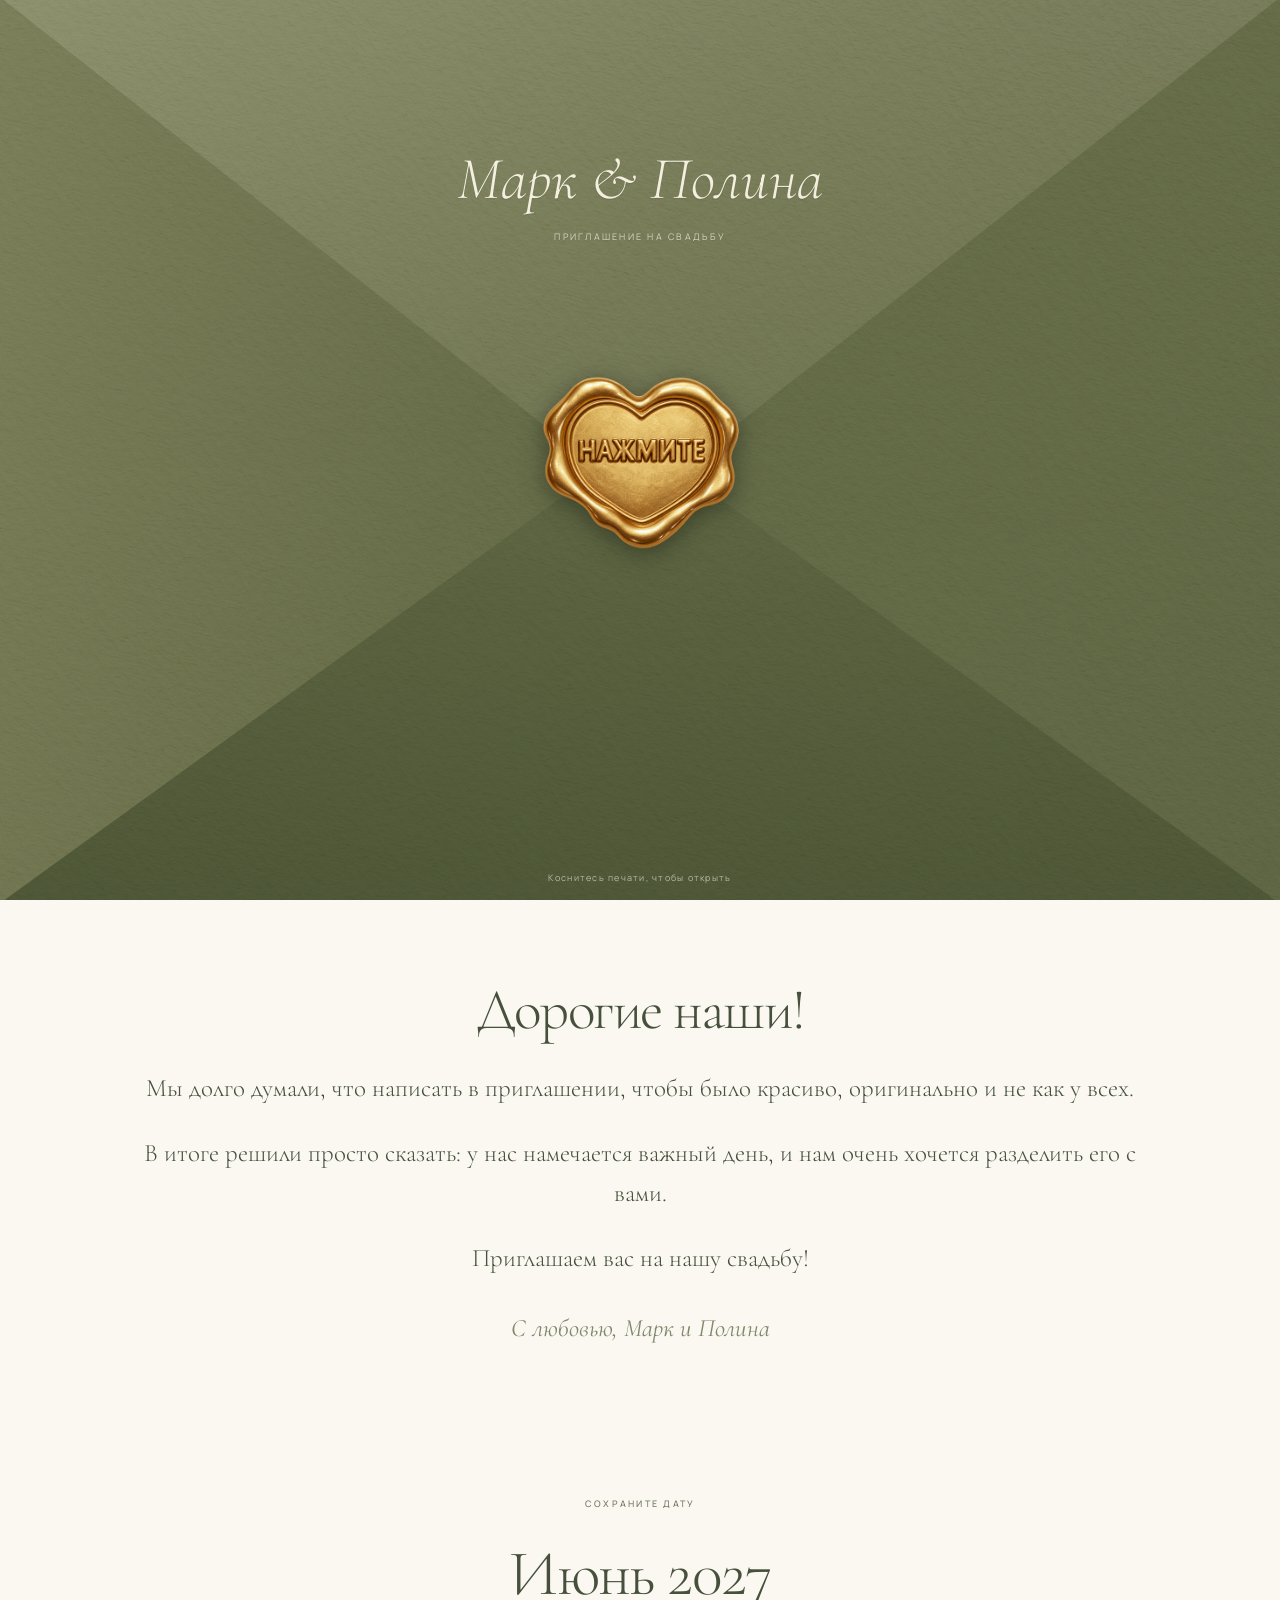
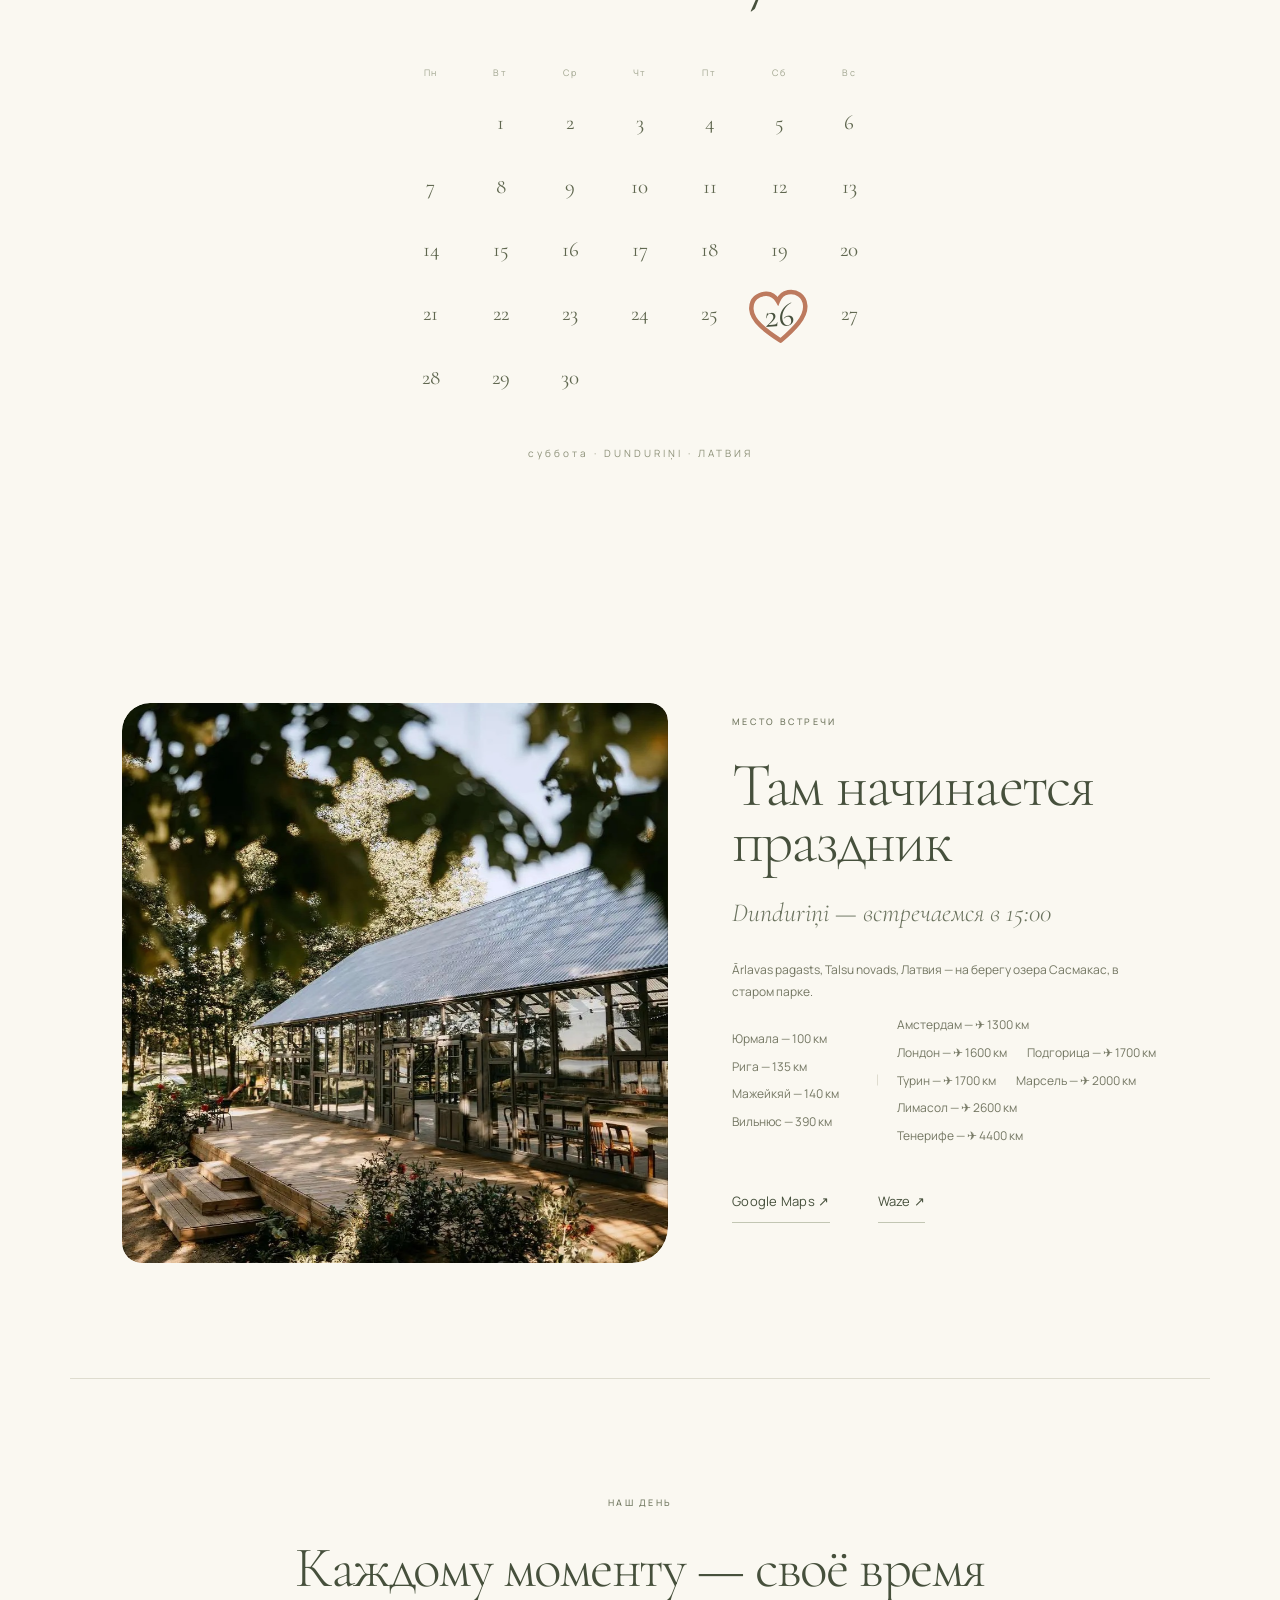
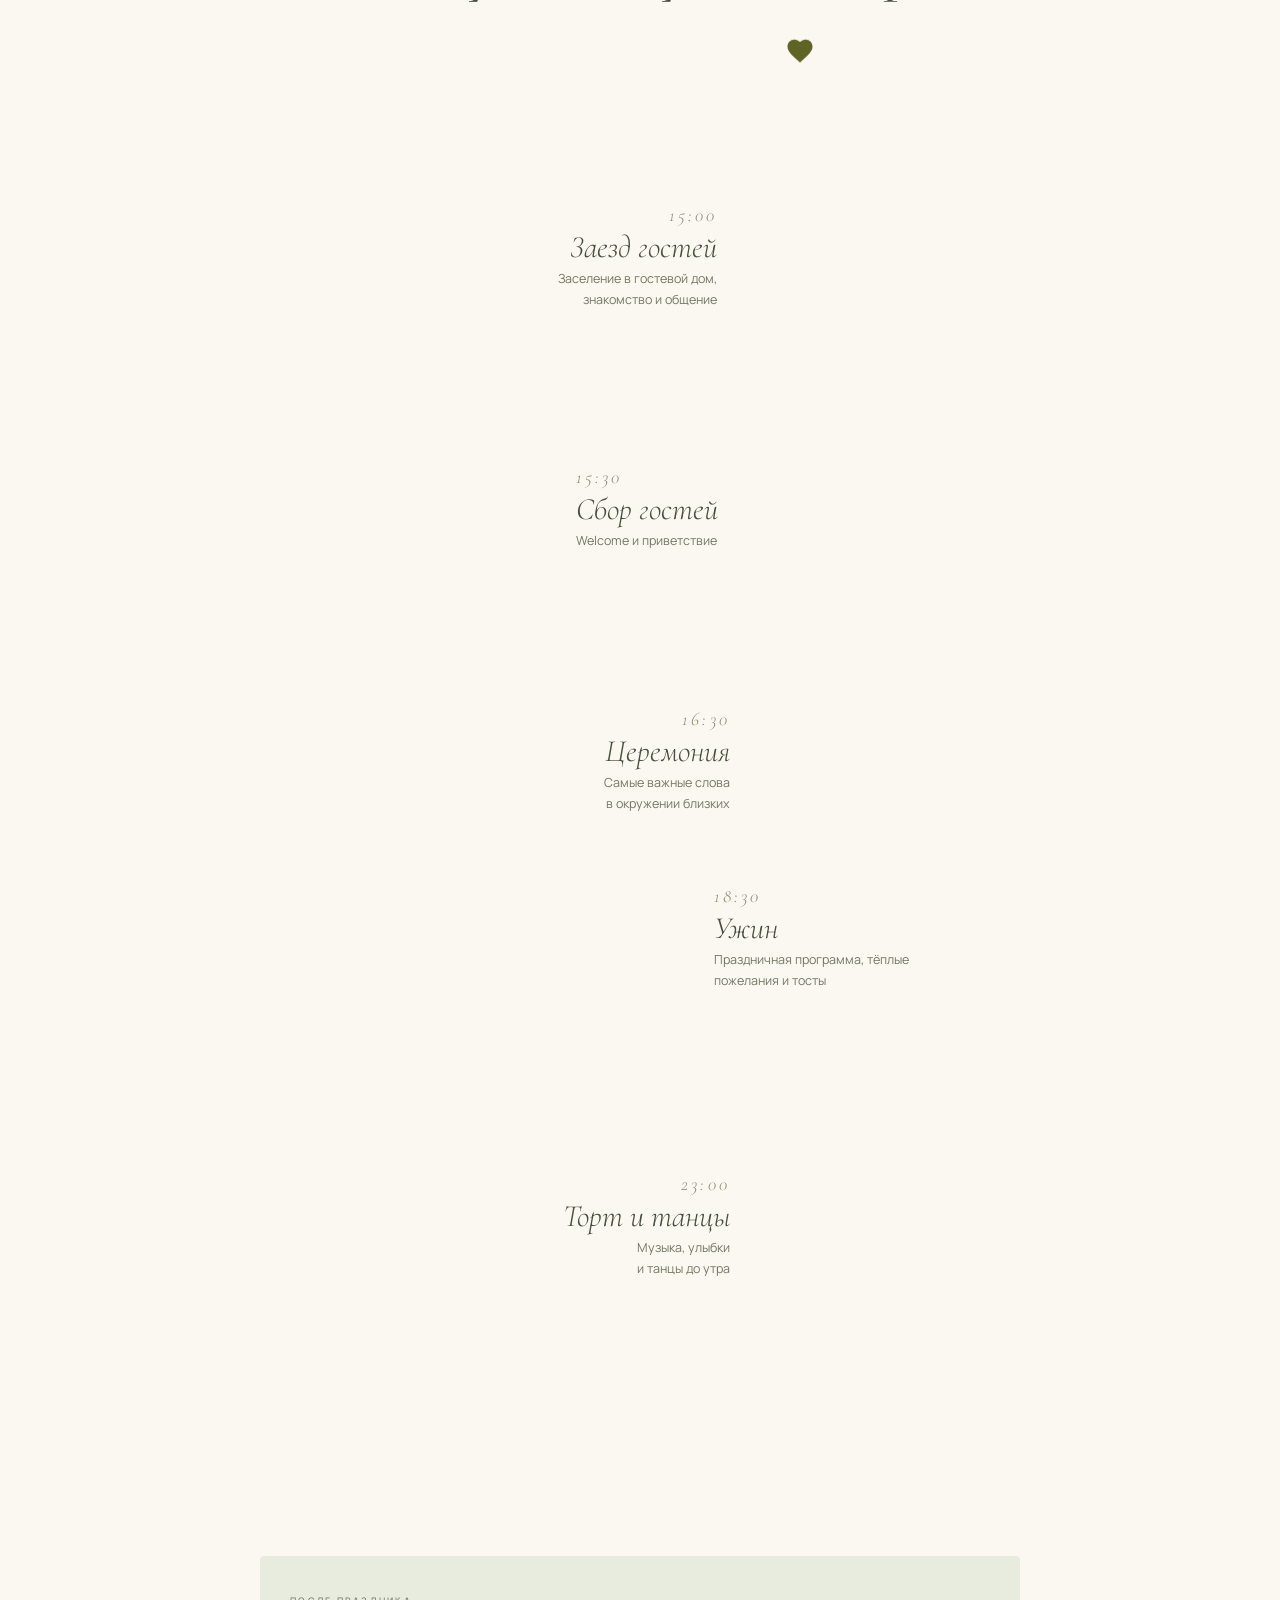
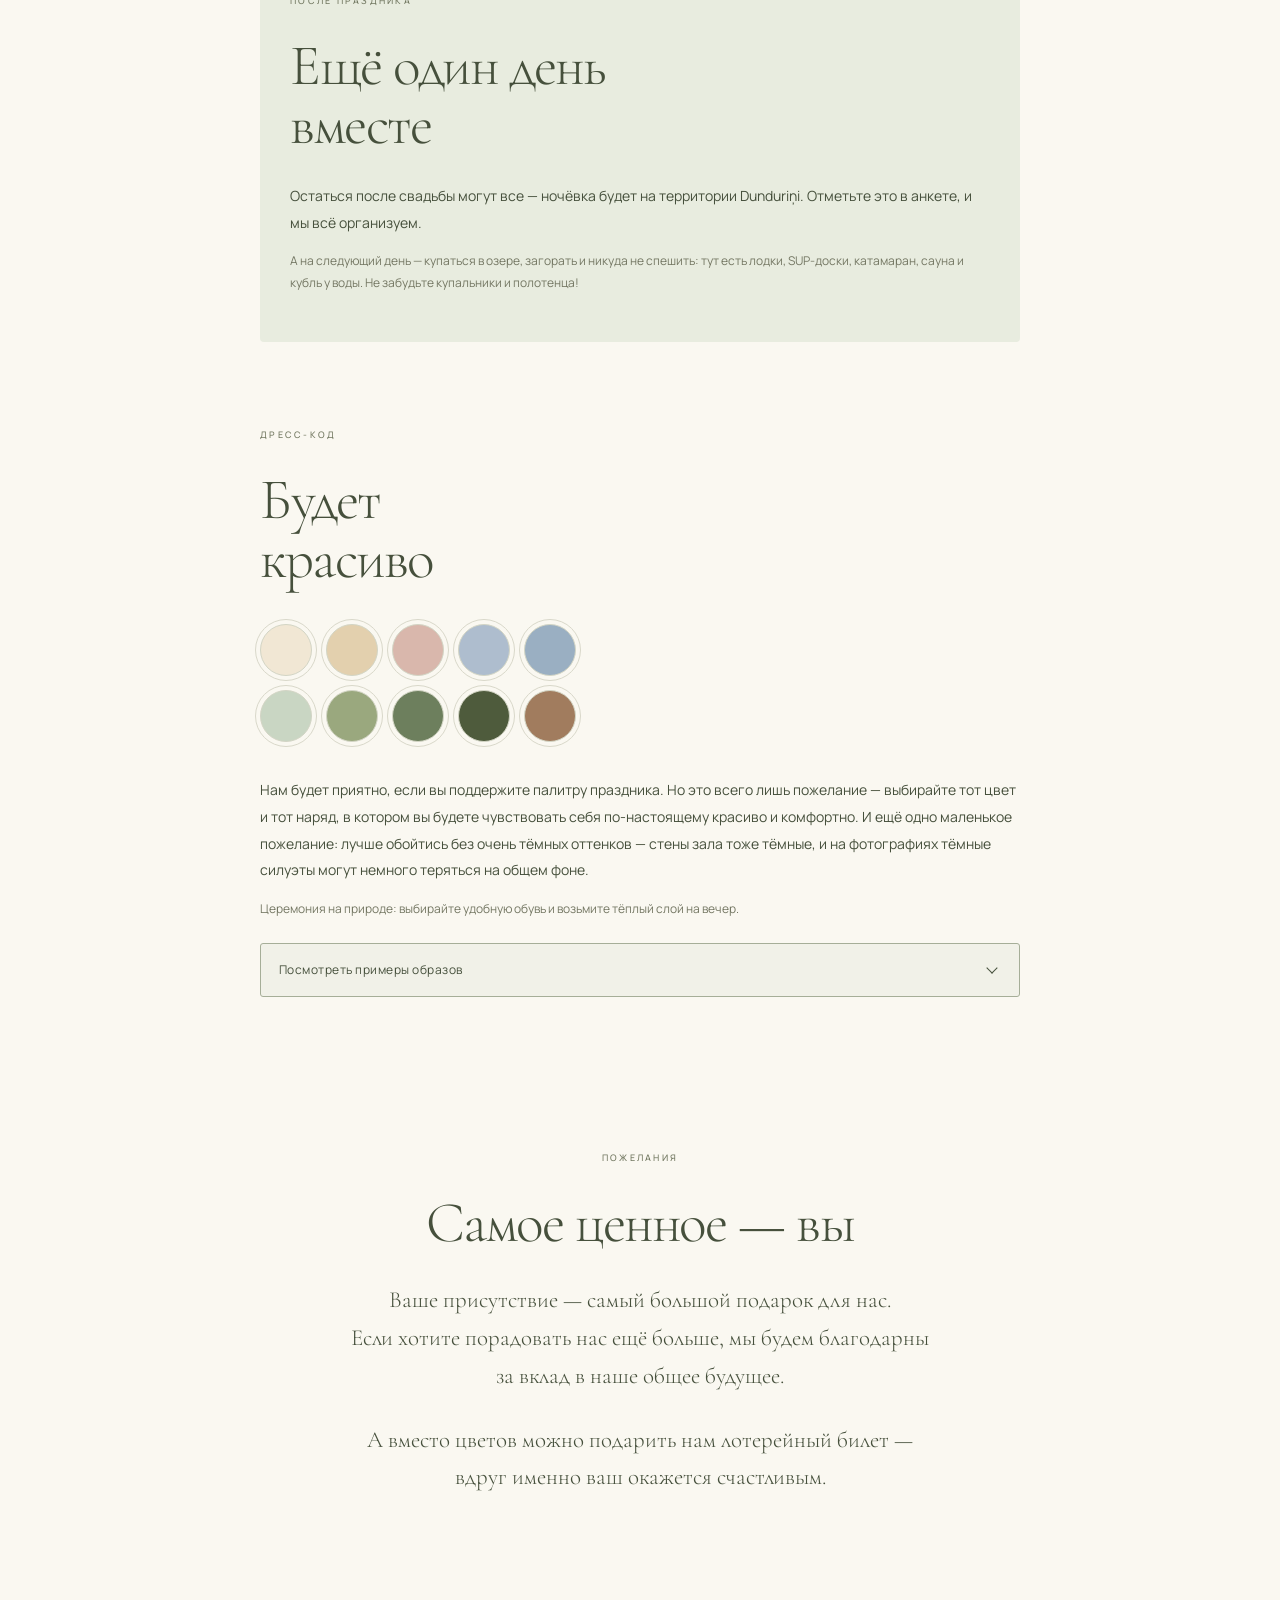
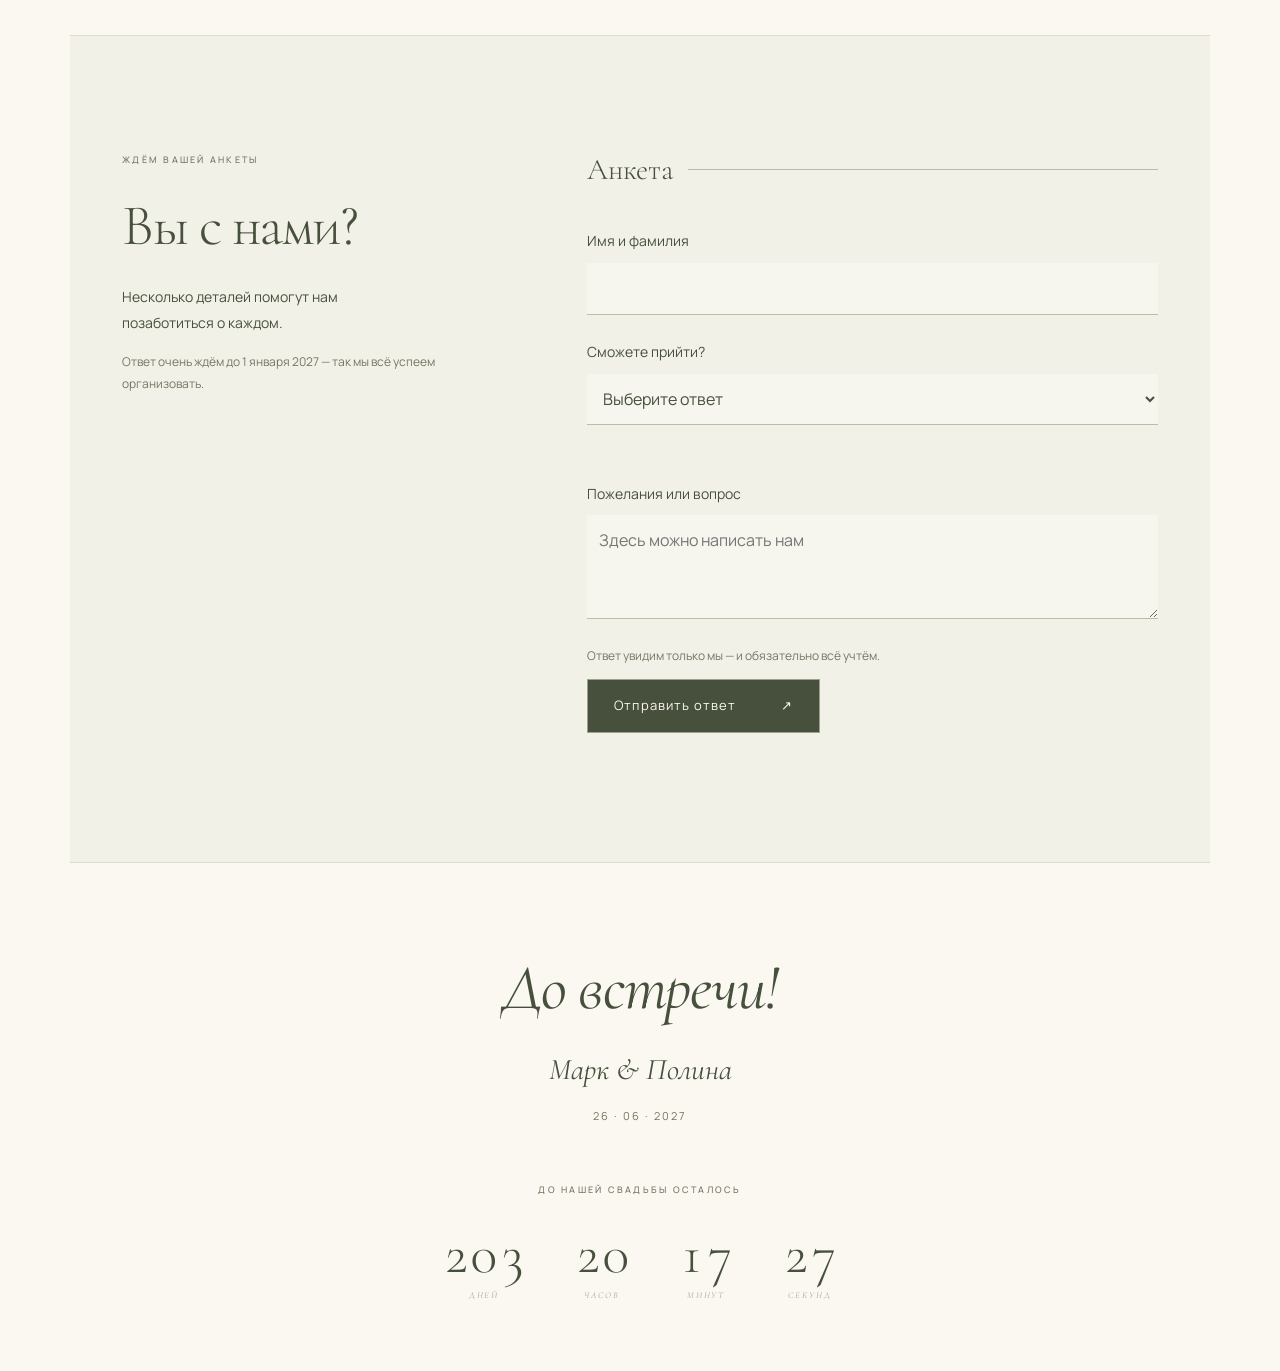
<file: index.html>
<!doctype html>
<html lang="ru"><head><meta charset="utf-8"><meta name="viewport" content="width=device-width,initial-scale=1,viewport-fit=cover"><meta name="theme-color" content="#faf8f1"><meta name="robots" content="noindex,nofollow"><meta name="referrer" content="no-referrer"><title>Марк и Полина · 26 июня 2027</title><link rel="stylesheet" href="styles.css?v=156"><script src="i18n.js?v=156" defer></script><script src="app.js?v=152" defer></script></head>
<body><div class="envelope-screen" id="envelope"><div class="flap flap-left"></div><div class="flap flap-right"></div><div class="flap flap-bottom"><p class="env-hint" data-vy="Коснитесь печати, чтобы открыть" data-tu="Коснись печати, чтобы открыть">Коснитесь печати, чтобы открыть</p></div><div class="flap flap-top"><p class="flap-title"><span>Марк &amp; Полина</span><small>ПРИГЛАШЕНИЕ НА СВАДЬБУ</small></p></div><div class="wax" role="button" tabindex="0" aria-label="Открыть приглашение"><img src="seal.png" alt="" data-seal-ru><img src="seal-en.png" alt="" data-seal-en hidden></div></div><header><a class="monogram" href="#home">М <i>&</i> П</a><nav aria-label="Разделы"><a href="#place">Место</a><a href="#day">Программа</a><a href="#rsvp">Анкета</a><button class="lang-toggle" type="button" aria-label="Switch to English">EN</button></nav></header>
<main><section class="hero editorial-hero paper-hero" id="home"><div class="hero-copy"><p class="eyebrow">ПРИГЛАШАЕМ НА НАШУ СВАДЬБУ</p><h1><span class="name-mark">Марк</span><em>&</em><span class="name-polina">Полина</span></h1><p class="hero-meta"><time datetime="2027-06-26">26 · 06 · 2027</time><span class="hero-location">DUNDURIŅI · ЛАТВИЯ</span></p><a class="hero-details" href="#invitation">Открыть приглашение <span aria-hidden="true">↓</span></a></div><img class="hero-calla" src="hero-calla-reference.png" alt="" aria-hidden="true"><span class="hero-side-note" aria-hidden="true">НАЧАЛО НАШЕЙ ИСТОРИИ</span></section>
<section class="letter" id="invitation"><h2 id="greeting">Дорогие наши!</h2><p>Мы долго думали, что написать в приглашении, чтобы было красиво, оригинально и не как у всех.</p><p data-vy="В итоге решили просто сказать: у нас намечается важный день, и нам очень хочется разделить его с вами." data-tu="В итоге решили просто сказать: у нас намечается важный день, и нам очень хочется разделить его с тобой.">В итоге решили просто сказать: у нас намечается важный день, и нам очень хочется разделить его с вами.</p><p id="invitation-note">Приглашаем вас на нашу свадьбу!</p><div class="signature">С любовью, Марк и Полина</div></section>
<section class="calendar"><p class="eyebrow">СОХРАНИТЕ ДАТУ</p><h2>Июнь 2027</h2><div class="cal-grid" role="grid" aria-label="Календарь на июнь 2027, свадьба 26 июня"><span>Пн</span><span>Вт</span><span>Ср</span><span>Чт</span><span>Пт</span><span>Сб</span><span>Вс</span><i></i><b>1</b><b>2</b><b>3</b><b>4</b><b>5</b><b>6</b><b>7</b><b>8</b><b>9</b><b>10</b><b>11</b><b>12</b><b>13</b><b>14</b><b>15</b><b>16</b><b>17</b><b>18</b><b>19</b><b>20</b><b>21</b><b>22</b><b>23</b><b>24</b><b>25</b><b class="today" aria-label="26"><svg class="cal-heart" viewBox="0 0 40 36" aria-hidden="true"><path d="M20 31 C12 25 5 19 5 12.5 C5 7 9.5 4 14 4.5 C17 4.8 19 7 20 9 C21 7 23 4.8 26 4.5 C30.5 4 35 7 35 12.5 C35 19 28 25 20 31"/><text class="cal-num" x="20.4" y="16.6">26</text></svg></b><b>27</b><b>28</b><b>29</b><b>30</b></div><p class="cal-note">суббота · DUNDURIŅI · ЛАТВИЯ</p></section>
<section id="place" class="place-editorial"><div class="place-grid"><div class="place-media reveal"><div class="place-gallery" aria-label="Фотографии площадки Dunduriņi"><button class="pg-arrow pg-prev" type="button" aria-label="Предыдущее фото">‹</button><div class="pg-viewport"><div class="pg-track"><img src="1.jpg" alt="Стеклянный зал Dunduriņi и деревянная палуба" loading="eager" decoding="async"><img src="4.jpg" alt="Гости на территории Dunduriņi — вид на парк и озеро" loading="eager" decoding="async"><img src="2.jpg" alt="Dunduriņi вечером — тёплая подсветка зала" loading="eager" decoding="async"><img src="3.jpg" alt="Терраса у озера Сасмакас с фонарями" loading="eager" decoding="async"></div></div><button class="pg-arrow pg-next" type="button" aria-label="Следующее фото">›</button><div class="pg-dots" role="tablist" aria-label="Навигация по фото"></div></div></div><div class="place-copy"><p class="eyebrow reveal">МЕСТО ВСТРЕЧИ</p><h2 class="place-title reveal">Там начинается<br> праздник</h2><p class="place-name reveal">Dunduriņi — встречаемся в 15:00</p><p class="small place-meta reveal">Ārlavas pagasts, Talsu novads, Латвия — на берегу озера Сасмакас, в старом парке.</p><p class="small distances reveal" aria-label="Откуда приедут гости: расстояния до Dunduriņi"><span class="dist-group"><span>Юрмала — 100 км</span><span>Рига — 135 км</span><span>Мажейкяй — 140 км</span><span>Вильнюс — 390 км</span></span><span class="dist-group dist-fly"><span>Амстердам — ✈ 1300 км</span><span>Лондон — ✈ 1600 км</span><span>Подгорица — ✈ 1700 км</span><span>Турин — ✈ 1700 км</span><span>Марсель — ✈ 2000 км</span><span>Лимасол — ✈ 2600 км</span><span>Тенерифе — ✈ 4400 км</span></span></p><div class="place-actions reveal"><a class="text-link" href="https://www.google.com/maps/search/?api=1&query=Atp%C5%ABtas%20vieta%20Dunduri%C5%86i" target="_blank" rel="noopener noreferrer">Google Maps ↗</a><a class="text-link" href="https://waze.com/ul?q=Atputas%20vieta%20Dundurini" target="_blank" rel="noopener noreferrer">Waze ↗</a></div></div></div></section>
<section id="day" class="day"><p class="eyebrow">НАШ ДЕНЬ</p><h2>Каждому моменту — своё время</h2><div class="timeline"><svg class="tl-path" viewBox="0 0 400 1600" preserveAspectRatio="none" aria-hidden="true"><path d="M300 -10C355 70 355 130 320 210C267.5 330 90 380 105 510C125 640 290 660 300 800C310 930 135 960 135 1090C135 1220 310 1260 310 1420C310 1510 300 1570 285 1610"/></svg><article class="tl-item"><div class="tl-card"><span class="tl-time">15:00</span><h3>Заезд гостей</h3><p>Заселение в гостевой дом,<br> знакомство и общение</p></div></article><article class="tl-item"><div class="tl-card"><span class="tl-time">15:30</span><h3>Сбор гостей</h3><p>Welcome и приветствие</p></div></article><article class="tl-item"><div class="tl-card"><span class="tl-time">16:30</span><h3>Церемония</h3><p>Самые важные слова<br> в окружении близких</p></div></article><article class="tl-item"><div class="tl-card"><span class="tl-time">18:30</span><h3>Ужин</h3><p>Праздничная программа, тёплые пожелания и тосты</p></div></article><article class="tl-item"><div class="tl-card"><span class="tl-time">23:00</span><h3>Торт и танцы</h3><p>Музыка, улыбки<br> и танцы до утра</p></div></article><span class="tl-heart" aria-hidden="true"><svg viewBox="0 0 24 24"><path d="M12 21.35l-1.45-1.32C5.4 15.36 2 12.28 2 8.5 2 5.42 4.42 3 7.5 3c1.74 0 3.41.81 4.5 2.09C13.09 3.81 14.76 3 16.5 3 19.58 3 22 5.42 22 8.5c0 3.78-3.4 6.86-8.55 11.54L12 21.35z"/></svg></span></div></section>
<section class="next-day-section"><div class="next-day"><p class="eyebrow">ПОСЛЕ ПРАЗДНИКА</p><h2>Ещё один день<br> вместе</h2><p>Остаться после свадьбы могут все — ночёвка будет на территории Dunduriņi. Отметьте это в анкете, и мы всё организуем.</p><p class="small">А на следующий день — купаться в озере, загорать и никуда не спешить: тут есть лодки, SUP-доски, катамаран, сауна и кубль у воды. Не забудьте купальники и полотенца!</p></div></section>
<section class="details"><div><p class="eyebrow">ДРЕСС-КОД</p><h2>Будет<br> красиво</h2><div class="swatches" aria-label="Палитра для нарядов гостей: шампань, песочный, пыльная роза, дымчато-голубой, голубовато-серый, светлый эвкалипт, шалфейный, хаки, лесной, коричневый — оттенки сгруппированы по цветовым семействам"><span aria-label="Шампань" title="Шампань"></span><span aria-label="Песочный" title="Песочный"></span><span aria-label="Пыльная роза" title="Пыльная роза"></span><span aria-label="Дымчато-голубой" title="Дымчато-голубой"></span><span aria-label="Голубовато-серый" title="Голубовато-серый"></span><span aria-label="Светлый эвкалипт" title="Светлый эвкалипт"></span><span aria-label="Шалфейный" title="Шалфейный"></span><span aria-label="Хаки" title="Хаки"></span><span aria-label="Лесной" title="Лесной"></span><span aria-label="Коричневый" title="Коричневый"></span></div><p>Нам будет приятно, если вы поддержите палитру праздника. Но это всего лишь пожелание — выбирайте тот цвет и тот наряд, в котором вы будете чувствовать себя по-настоящему красиво и комфортно. И ещё одно маленькое пожелание: лучше обойтись без очень тёмных оттенков — стены зала тоже тёмные, и на фотографиях тёмные силуэты могут немного теряться на общем фоне.</p><p class="small">Церемония на природе: выбирайте удобную обувь и возьмите тёплый слой на вечер.</p>
<details class="lookbook"><summary>Посмотреть примеры образов <span>↓</span></summary><p class="lk-group">Для девушек</p><div class="lookbook-grid">
<div class="lookbook-card"><span class="lk-kicker">Зелёная гамма</span><h4>Шалфей · хаки · эвкалипт</h4><div class="lk-swatches"><i style="background:#9aa87e" title="Шалфей"></i><i style="background:#6d7f5d" title="Хаки"></i><i style="background:#c9d6c3" title="Светлый эвкалипт"></i><i style="background:#7e8c5e" title="Олива"></i><i style="background:#b7c6a8" title="Припылённая мята"></i><i style="background:#4e5b3c" title="Лесной"></i></div><p>Шалфей, хаки, светлый эвкалипт, олива — струящиеся ткани, без чёрного и белого.</p></div>
<div class="lookbook-card"><span class="lk-kicker">Тёплые нейтрали</span><h4>Песочный · коричневый</h4><div class="lk-swatches"><i style="background:#e3d0ae" title="Песочный"></i><i style="background:#a17c5e" title="Коричневый"></i><i style="background:#f1e7d4" title="Шампань"></i><i style="background:#d9c0a3" title="Светлый тауп"></i><i style="background:#c9a98a" title="Карамельный"></i></div><p>Шампань, песочный, светлый тауп и карамель — льняные костюмы и платья.</p></div>
<div class="lookbook-card"><span class="lk-kicker">Мягкая пастель</span><h4>Пыльная роза</h4><div class="lk-swatches"><i style="background:#d9b7ac" title="Пыльная роза"></i><i style="background:#e8cdc3" title="Пудровый"></i><i style="background:#c9aeb4" title="Пыльный лиловый"></i><i style="background:#e7d3c1" title="Нюд"></i></div><p>Пыльная роза, пудровый, лиловый и нюд — нежная альтернатива, отлично сочетается с зеленью.</p></div>
<div class="lookbook-card"><span class="lk-kicker">Воздушные голубые</span><h4>Дымчато-голубой · серо-голубой</h4><div class="lk-swatches"><i style="background:#aebdce" title="Дымчато-голубой"></i><i style="background:#9aafc2" title="Голубовато-серый"></i><i style="background:#c7d3dd" title="Пыльный небесный"></i><i style="background:#7f93a8" title="Серо-синий"></i><i style="background:#e0e6ea" title="Дымка"></i></div><p>Лёгкие платья и рубашки: дымчато-голубой, серо-синий, дымка — свежо на фоне парка.</p></div>
<p class="lk-group">Для парней</p><div class="lookbook-card full"><h4>Светлая рубашка + брюки</h4><div class="lk-swatches"><i style="background:#f1e7d4" title="Шампань"></i><i style="background:#e3d0ae" title="Песочный"></i><i style="background:#c9d6c3" title="Светлый эвкалипт"></i><i style="background:#aebdce" title="Голубой"></i><i style="background:#9aa87e" title="Шалфей"></i><i style="background:#a17c5e" title="Коричневый"></i><i style="background:#6d7f5d" title="Хаки"></i></div><p>Те же оттенки, что и для девушек, — подойдёт любая рубашка из лёгкой ткани (лён/хлопок) и брюки в светлых или нейтральных тонах: шампань, песочный, эвкалипт, голубой, шалфей, коричневый или хаки.</p></div>
</div><figure class="lk-hero"><img src="dresscode-reference.jpg" alt="Примеры образов в палитре праздника: платья и рубашки в песочных, зелёных, голубых и розовых оттенках" loading="lazy" decoding="async"><figcaption>Как это может выглядеть вместе</figcaption></figure></details></div></section>
<section class="wishes"><p class="eyebrow">ПОЖЕЛАНИЯ</p><h2>Самое ценное — вы</h2><p>Ваше присутствие — самый большой подарок для нас.<br> Если хотите порадовать нас ещё больше, мы будем благодарны<br> за вклад в наше общее будущее.</p><p class="wishes-lottery">А вместо цветов можно подарить нам лотерейный билет —<br> вдруг именно ваш окажется счастливым.</p></section><section id="rsvp" class="rsvp"><div><p class="eyebrow">ЖДЁМ ВАШЕЙ АНКЕТЫ</p><h2>Вы с нами?</h2><p>Несколько деталей помогут нам<br> позаботиться о каждом.</p><p class="small">Ответ очень ждём до <time datetime="2027-01-01">1 января 2027</time> — так мы всё успеем организовать.</p></div><form id="response"><div id="guests"></div><label>Пожелания или вопрос<textarea name="comment" rows="3" maxlength="1500" placeholder="Здесь можно написать нам"></textarea></label><p class="small">Ответ увидим только мы — и обязательно всё учтём.</p><button class="button" type="submit">Отправить ответ <span>↗</span></button><p id="status" role="status" aria-live="polite"></p></form></section></main><footer class="wedding-finale"><p class="finale-title">До встречи!</p><span>Марк &amp; Полина</span><p class="finale-date">26 · 06 · 2027</p><div class="countdown"><p class="eyebrow">ДО НАШЕЙ СВАДЬБЫ ОСТАЛОСЬ</p><div class="cd-grid"><div><b data-cd="d">—</b><span>дней</span></div><div><b data-cd="h">—</b><span>часов</span></div><div><b data-cd="m">—</b><span>минут</span></div><div><b data-cd="s">—</b><span>секунд</span></div></div></div></footer></body></html>
</file>
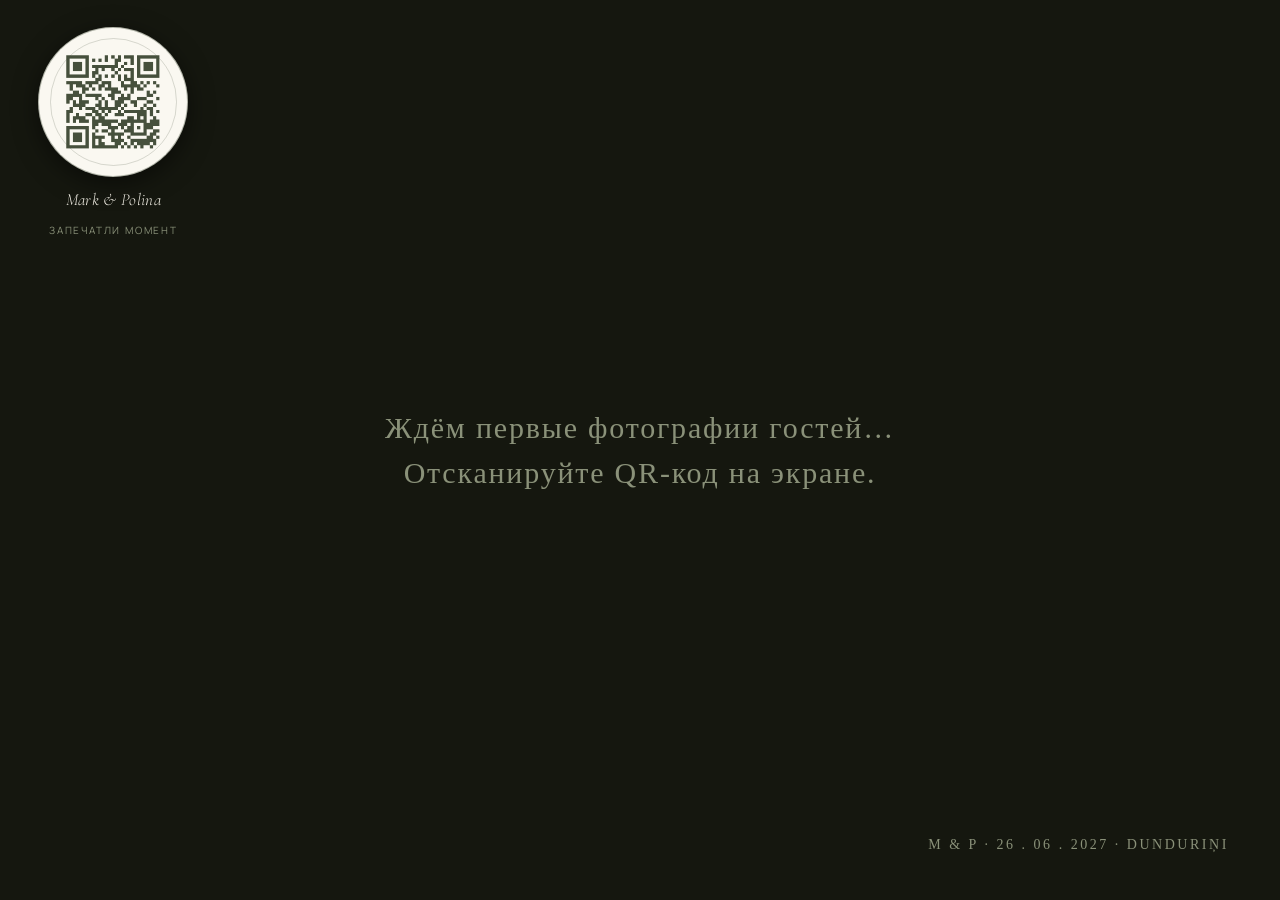
<file: led.html>
<!DOCTYPE html>
<html lang="ru">
<head>
<meta charset="utf-8">
<meta name="viewport" content="width=device-width, initial-scale=1">
<meta name="robots" content="noindex, nofollow">
<title>Живой экран · Mark & Polina</title>
<style>
  @import url("https://fonts.googleapis.com/css2?family=Cormorant+Garamond:ital,wght@0,300;0,400;1,300&family=Manrope:wght@300;400&display=swap");
  body{margin:0;background:#15170f;color:#f5f2e8;font:16px/1.5 Georgia,serif;overflow:hidden;height:100vh}
  #stage{position:fixed;inset:0;display:flex;align-items:center;justify-content:center}
  #stage img{position:absolute;max-width:92vw;max-height:88vh;object-fit:contain;
             opacity:0;transition:opacity .8s ease;filter:drop-shadow(0 18px 40px rgba(0,0,0,.55))}
  #stage img.on{opacity:1}
  #who{position:fixed;left:4vw;bottom:5vh;font-style:italic;color:#cdd5bb;font-size:min(2.4vw,20px);
       opacity:.9;transition:opacity .8s ease}
  #brand{position:fixed;right:4vw;bottom:5vh;letter-spacing:.18em;color:#8a9179;
         font-size:min(1.6vw,14px);text-transform:uppercase}
  #idle{position:fixed;inset:0;display:flex;align-items:center;justify-content:center;
        color:#8a9179;font-size:clamp(18px,3vw,30px);letter-spacing:.06em;text-align:center}
  #idle.hide{display:none}

  /* QR — круглый медальон, QR внутри квадратный (иначе не сканируется) */
  #qr{position:fixed;left:3vw;top:3vh;width:min(15vw,150px);text-align:center;z-index:5;
      font-family:'Cormorant Garamond',Georgia,serif}
  #qr .qr-frame{position:relative;aspect-ratio:1/1;background:#faf8f1;
      border:1px solid #46503c66;border-radius:50%;
      box-shadow:0 6px 24px rgba(0,0,0,.5);
      display:flex;align-items:center;justify-content:center;
      padding:14%}
  #qr .qr-frame:after{content:'';position:absolute;inset:7%;pointer-events:none;
      border:1px solid #46503c33;border-radius:50%}
  #qr img{width:100%;height:100%;object-fit:contain;display:block;border-radius:2px}
  #qr .qr-names{margin:10px 0 3px;font-style:italic;font-weight:300;
      font-size:min(1.9vw,17px);color:#f5f2e8;letter-spacing:.02em}
  #qr .qr-hint{font-family:'Manrope',Arial,sans-serif;font-size:min(1.1vw,10px);
      letter-spacing:.18em;text-transform:uppercase;color:#8a9179}
</style>
</head>
<body>
  <div id="stage"></div>
  <div id="who"></div>
  <div id="brand">M &amp; P · 26 . 06 . 2027 · Dunduriņi</div>
  <div id="idle">Ждём первые фотографии гостей…<br>Отсканируйте QR-код на экране.</div>
  <div id="qr">
    <div class="qr-frame">
      <img src="qr-photos.png" alt="QR-код: загрузить фото">
    </div>
    <p class="qr-names">Mark &amp; Polina</p>
    <p class="qr-hint">Запечатли момент</p>
  </div>

<script src="guests.js?v=3"></script>
<script>
(function(){
  const SCRIPT_URL = 'https://script.google.com/macros/s/AKfycbyn64wnJ5r-0DEipCFbVmOcTYS6eJ29TVerSUhYf2t1YxZGR4Yh_HB397xxsBynWjB3/exec'; // тот же адрес, что в photos.html
  const SLIDE_MS   = 8000;   // кадр на экране
  const REFRESH_MS = 20000;  // подгрузка новых фото
  const FETCH_COLS = 1600;   // ширина предпросмотра с Drive

  const stage = document.getElementById('stage');
  const whoEl = document.getElementById('who');
  const idle  = document.getElementById('idle');
  let items = [];   // {id, g, nameRU}
  let pos = -1, lastId = null;

  function nameFor(it){
    // сначала персональное имя (комментарий файла), потом словарь по токену
    // «default» в who означает, что гость не ввёл имя — считаем инкогнито
    if (it.who && it.who !== 'default') return it.who;
    const g = WEDDING_GUESTS[it.g] || WEDDING_GUESTS['default'];
    return g.ru.join(' · ');
  }

  function labelFor(it){
    const name = nameFor(it);
    return (name === 'Дорогие гости' || name === 'default') ? 'инкогнито' : name;
  }

  function thumbURL(id){ return 'https://drive.google.com/thumbnail?id=' + id + '&sz=w' + FETCH_COLS; }

  async function refresh(){
    try {
      const res = await fetch(SCRIPT_URL + '?action=list');
      const j = await res.json();
      if (!Array.isArray(j.items)) return;
      const fresh = j.items;
      if (fresh.length) idle.classList.add('hide');
      // добавляем только новые (по id) — старые кадры не роняем из очереди
      const known = new Set(items.map(i => i.id));
      for (const it of fresh.reverse())
        if (!known.has(it.id)) items.push({ id: it.id, g: labelFor(it) });
      if (items.length > 400) items = items.slice(-400);
    } catch(e) { /* сеть моргнула — показываем дальше буфер */ }
  }

  function preload(src){ return new Promise(r => { const i = new Image(); i.onload = () => r(i); i.onerror = () => r(null); i.src = src; }); }

  function next(){
    if (!items.length) return;
    pos = (pos + 1) % items.length;
    const it = items[pos];
    preload(thumbURL(it.id)).then(img => {
      if (!img) { next(); return; }    // битый кадр — пропускаем сразу, не ждём 0 мс
      Array.from(stage.querySelectorAll('img')).forEach(el => el.classList.remove('on'));
      img.classList.add('on');
      stage.appendChild(img);
      while (stage.children.length > 3) stage.removeChild(stage.firstChild);
      whoEl.style.opacity = it.g ? .9 : 0;
      whoEl.textContent = it.g ? 'от ' + it.g : '';
    });
  }

  refresh();
  setInterval(refresh, REFRESH_MS);

  // Управление со laptop: стрелки — вручную, Space — стоп/пуск
  let hold = false, timer = setInterval(next, SLIDE_MS);
  addEventListener('keydown', e => {
    if (e.code === 'ArrowRight'){ if (!items.length) return; next(); }
    if (e.code === 'ArrowLeft'){ if (!items.length) return; pos = (pos - 2 + items.length * 2) % items.length; next(); }
    if (e.code === 'Space'){ hold = !hold; (hold ? clearInterval(timer) : (timer = setInterval(next, SLIDE_MS))); e.preventDefault(); }
  });
})();
</script>
</body>
</html>
</file>
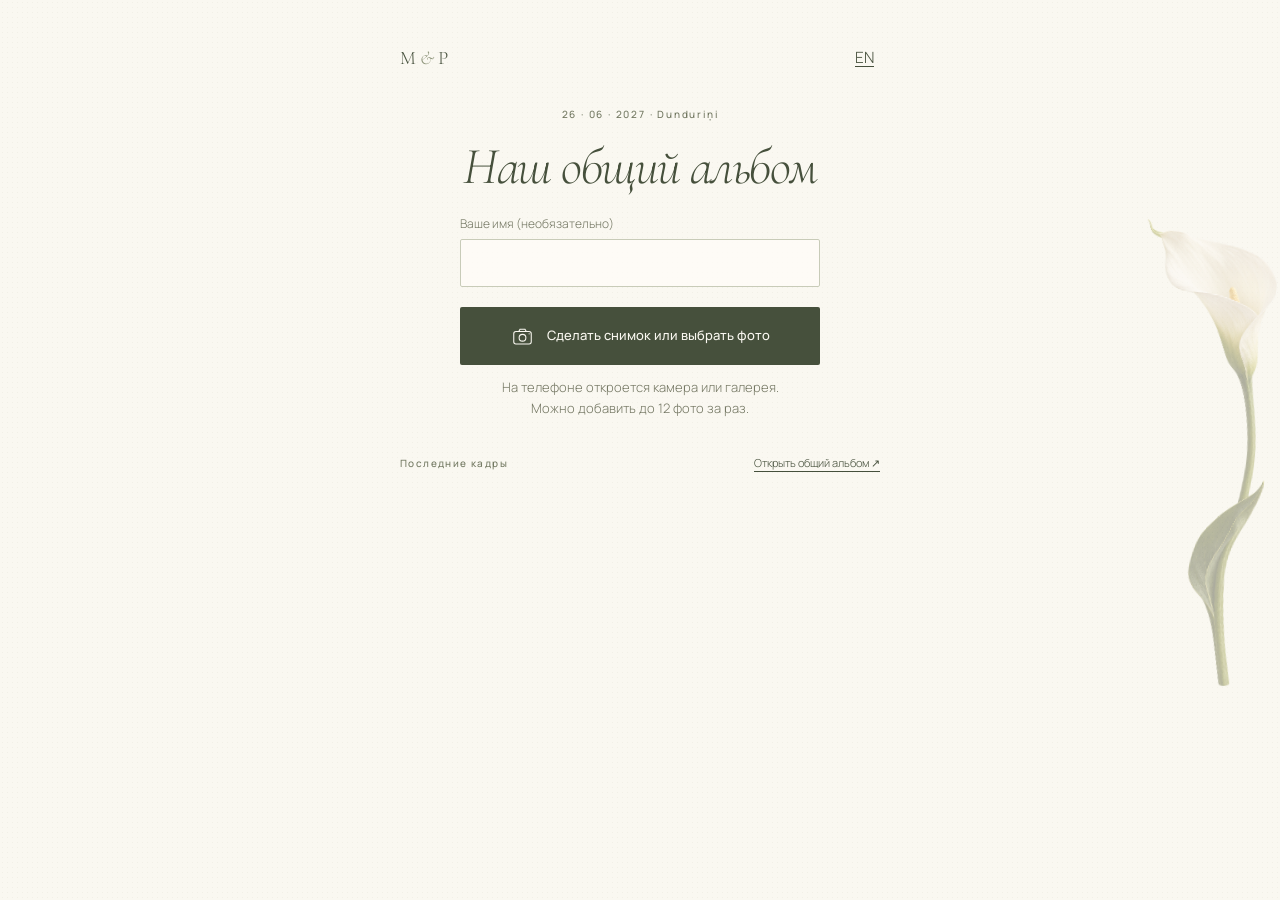
<file: photos.html>
<!DOCTYPE html>
<html lang="ru">
<head>
<meta charset="utf-8">
<meta name="viewport" content="width=device-width, initial-scale=1, viewport-fit=cover">
<meta name="theme-color" content="#faf8f1">
<meta name="robots" content="noindex, nofollow">
<title>Фотографии · Mark & Polina</title>
<style>
  @import url("https://fonts.googleapis.com/css2?family=Cormorant+Garamond:ital,wght@0,300;0,400;1,300&family=Manrope:wght@300;400&display=swap");
  :root{--paper:#faf8f1;--olive:#46503c;--muted:#747763;--line:#dedccf;--sage:#8b9278}
  *{box-sizing:border-box}
  html,body{height:100%}
  body{margin:0;background:var(--paper);color:var(--olive);
       font:300 15.5px/1.85 Manrope,Arial,sans-serif;
       padding:max(16px,env(safe-area-inset-top)) 18px max(28px,env(safe-area-inset-bottom))}
  /* точечная текстура бумаги — как на сайте-приглашении */
  body:before{content:'';position:fixed;inset:0;z-index:-2;pointer-events:none;
       background-image:radial-gradient(#b3aa9018 .65px,transparent .65px);background-size:5px 5px}

  /* без арки — чистая бумага, как в invite */
  .arch{max-width:560px;margin:0 auto;position:relative;
        padding:30px clamp(18px,6vw,40px) 40px;min-height:calc(100svh - 40px)}
  /* калла как в invite: большая, справа, слегка повёрнута, на всю высоту */
  .calla{position:fixed;right:0;top:0;width:38%;max-width:220px;height:100vh;
         object-fit:contain;object-position:right center;
         opacity:.35;pointer-events:none;transform:rotate(6deg);z-index:0}

  header{position:relative;z-index:2;display:flex;align-items:center;justify-content:space-between;
         margin:-6px 0 30px}
  .header-actions{display:flex;align-items:center;gap:16px}
  .mono{font-family:'Cormorant Garamond',Georgia,serif;font-size:19px}
  .mono i{font-style:oblique;color:var(--sage)}
  .lang{font:inherit;border:0;background:none;color:var(--olive);cursor:pointer;
        text-decoration:underline;text-decoration-thickness:1px;text-underline-offset:3px}
  .lang:hover{color:var(--sage)}

  .eyebrow{font-size:10px;font-weight:500;letter-spacing:.18em;color:#727861;text-align:center;margin:6px 0 16px;position:relative;z-index:2}
  h1{font-family:'Cormorant Garamond',Georgia,serif;font-style:italic;font-weight:300;
     font-size:clamp(38px,10vw,52px);line-height:1.05;letter-spacing:-.03em;
     text-align:center;margin:0 0 8px;position:relative;z-index:1}
  .shot{display:flex;flex-direction:column;align-items:center;gap:12px;position:relative;z-index:2}
  .shutter{position:relative;width:min(100%,360px);min-height:58px;border:0;border-radius:2px;
           padding:10px 20px;display:flex;align-items:center;justify-content:center;gap:12px;
           cursor:pointer;color:var(--paper);background:var(--olive);font:500 13px/1.35 Manrope,Arial,sans-serif;
           transition:background .2s ease,transform .2s ease}
  .shutter:hover{background:#586347}
  .shutter:active{transform:translateY(1px)}
  .shutter:focus-visible,.lang:focus-visible,.retry:focus-visible,.go:focus-visible,a:focus-visible{
    outline:3px solid #a97947;outline-offset:4px}
  .shutter svg{width:25px;height:25px;flex:none}
  .file-input{position:absolute;width:1px;height:1px;padding:0;margin:-1px;overflow:hidden;
              clip:rect(0,0,0,0);white-space:nowrap;border:0}
  .caption{text-align:center;color:var(--muted);font-size:13px;line-height:1.6;max-width:320px;margin:0}

  .note{font-family:'Cormorant Garamond',Georgia,serif;font-style:italic;font-weight:300;
        text-align:center;color:var(--muted);font-size:18px;line-height:1.5;max-width:360px;margin:24px auto 0;position:relative;z-index:2}

  .latest{margin:34px 0 0;text-align:left;position:relative;z-index:2}
  .latest-head{display:flex;align-items:baseline;justify-content:space-between;gap:12px;margin-bottom:12px}
  .latest .eyebrow{margin:0;text-align:left;font-size:10px;letter-spacing:.14em}
  .thumbs{display:grid;grid-template-columns:repeat(5,minmax(0,1fr));gap:7px}
  .thumbs img{display:block;width:100%;aspect-ratio:1;object-fit:cover;border-radius:2px;
              border:1px solid var(--line);background:#e9ebdf;cursor:pointer}
  .albumlink{display:inline-block;font-size:11px;color:var(--olive);text-underline-offset:4px;white-space:nowrap}
  .albumlink:hover{color:var(--olive)}

  .state{display:flex;align-items:center;justify-content:center;gap:7px;flex-wrap:wrap;
         margin:22px auto 0;font-size:12px;color:var(--muted);position:relative;z-index:2}
  .state[hidden]{display:none}
  .state .ok{color:var(--olive);font-variant-numeric:tabular-nums}
  .retry{font:inherit;font-size:12px;border:0;background:none;color:var(--olive);cursor:pointer;
         text-decoration:underline;text-underline-offset:3px;margin-left:8px}
  .retry:disabled{opacity:.35;cursor:default}
  .queue-preview{margin:20px 0 0;text-align:center;position:relative;z-index:2}
  .queue-preview[hidden]{display:none}
  .queue-title{margin:0 0 9px;font-size:12px;color:var(--muted)}
  .preview{display:flex;gap:8px;flex-wrap:wrap;justify-content:center}
  .preview .thumb-wrap{position:relative;display:inline-block}
  .preview img{width:56px;height:56px;object-fit:cover;border-radius:2px;border:1px solid var(--line);display:block}
  .preview .rm{position:absolute;top:-5px;right:-5px;width:20px;height:20px;border-radius:50%;
               border:0;background:var(--olive);color:var(--paper);font-size:12px;line-height:1;
               cursor:pointer;display:flex;align-items:center;justify-content:center;
               box-shadow:0 1px 4px rgba(0,0,0,.2)}
  .preview .rm:hover{background:#586347}
  .queue-actions{display:flex;gap:10px;justify-content:center;margin-top:14px;flex-wrap:wrap}
  .send-btn{font-family:'Manrope',Arial,sans-serif;font-size:10px;letter-spacing:.2em;
            text-transform:uppercase;color:var(--paper);background:var(--olive);cursor:pointer;
            border:0;border-radius:2px;min-height:48px;padding:13px 28px;
            transition:background .2s ease}
  .send-btn:hover{background:#586347}
  .send-btn:disabled{opacity:.4;cursor:default}
  .clear-btn{font-family:'Manrope',Arial,sans-serif;font-size:10px;letter-spacing:.14em;
             text-transform:uppercase;color:var(--olive);background:none;cursor:pointer;
             border:1px solid #9ba18d;border-radius:2px;min-height:48px;padding:13px 20px;
             transition:background .2s ease,color .2s ease}
  .clear-btn:hover{background:var(--olive);color:var(--paper)}
  .clear-btn:disabled{opacity:.4;cursor:default}
  .send-btn:focus-visible,.rm:focus-visible,.clear-btn:focus-visible{outline:3px solid #a97947;outline-offset:2px}
  .sending-note{font-size:11px;color:var(--muted);margin:8px 0 0;font-style:italic}
  .sending-note[hidden]{display:none}
  .sending-note .spinner{display:inline-block;width:12px;height:12px;border:2px solid #c8cbb8;
      border-top-color:var(--olive);border-radius:50%;margin-right:6px;vertical-align:-2px;
      animation:spin .8s linear infinite}
  .sending-note .progress{color:var(--olive);font-weight:500;font-style:normal}
  @keyframes spin{to{transform:rotate(360deg)}}
  .send-btn.loading{position:relative;color:transparent!important}
  .send-btn.loading:after{content:'';position:absolute;top:50%;left:50%;width:16px;height:16px;
      margin:-8px 0 0 -8px;border:2px solid rgba(255,255,255,.3);border-top-color:#fff;
      border-radius:50%;animation:spin .8s linear infinite}
  .thumb-wrap.sending{opacity:.5;pointer-events:none}
  .thumb-wrap.sending:after{content:'';position:absolute;inset:0;background:rgba(250,248,241,.6);
      border-radius:2px}

  footer{text-align:center;font-size:12px;color:#727861;margin:24px auto 0;position:relative;z-index:2}
  footer a{color:inherit;text-underline-offset:4px}

  /* всплывающая благодарность */
  .toast{position:fixed;left:50%;bottom:max(22px,env(safe-area-inset-bottom));transform:translate(-50%,16px);
         background:var(--olive);color:var(--paper);font-family:'Cormorant Garamond',Georgia,serif;
         font-style:italic;font-size:17px;letter-spacing:.02em;padding:12px 22px;border-radius:2px;
         opacity:0;pointer-events:none;transition:opacity .45s ease,transform .45s ease;z-index:9}
  .toast.on{opacity:1;transform:translate(-50%,0)}

  .photographer{display:grid;gap:6px;width:min(100%,360px);margin:22px auto 20px;text-align:left;
                color:var(--muted);font-size:12px;line-height:1.4;position:relative;z-index:2}
  .photographer input{width:100%;min-height:48px;border:1px solid #c8cbb8;border-radius:2px;background:#fffdf8b8;
                      font:400 15px/1.4 Manrope,Arial,sans-serif;color:var(--olive);padding:10px 13px}
  .photographer input::placeholder{color:#747763;opacity:1}
  .photographer input:focus-visible{outline:3px solid #a97947;outline-offset:2px;border-color:var(--olive)}
  @media(max-width:420px){
    body{padding-left:12px;padding-right:12px}
    .arch{padding-top:24px;min-height:calc(100svh - 32px)}
    .calla{width:52%;max-width:180px;right:-8%;opacity:.2}
    .latest-head{align-items:flex-start;flex-direction:column;gap:5px}
    .albumlink{font-size:12px}
  }
  @media(prefers-reduced-motion:reduce){*,*::before,*::after{scroll-behavior:auto!important;transition-duration:.01ms!important;animation-duration:.01ms!important}}


  /* Lightbox overlay */
  .lightbox-overlay{position:fixed;inset:0;background:rgba(21,23,15,.92);z-index:9999;
    display:flex;align-items:center;justify-content:center;padding:20px}
  .lightbox-content{max-width:90vw;max-height:90vh;text-align:center;position:relative}
  .lightbox-img{max-width:100%;max-height:85vh;box-shadow:0 18px 50px rgba(0,0,0,.6);
    display:block;margin:0 auto;border-radius:2px}
  .lightbox-caption{margin-top:12px;font-size:14px;color:#cdd5bb;font-style:italic}
  .lightbox-prev,.lightbox-next{position:absolute;top:50%;transform:translateY(-50%);
    width:44px;height:44px;background:rgba(255,255,255,.12);color:#f5f2e8;text-align:center;
    line-height:44px;font-size:22px;cursor:pointer;border-radius:50%;user-select:none}
  .lightbox-prev{left:-60px}
  .lightbox-next{right:-60px}
  .lightbox-prev:hover,.lightbox-next:hover{background:rgba(255,255,255,.25)}
  .lightbox-close{position:absolute;top:-50px;right:0;width:36px;height:36px;
    background:rgba(255,255,255,.12);color:#f5f2e8;text-align:center;line-height:36px;
    font-size:20px;cursor:pointer;border-radius:50%;user-select:none}
  .lightbox-close:hover{background:rgba(255,255,255,.25)}
  .lightbox-dl{position:absolute;bottom:-50px;right:0;display:inline-flex;align-items:center;gap:6px;
      padding:8px 14px;background:rgba(255,255,255,.12);color:#f5f2e8;border-radius:999px;
      font-family:'Manrope',Arial,sans-serif;font-size:11px;letter-spacing:.1em;text-transform:uppercase;
      text-decoration:none;cursor:pointer;user-select:none;transition:background .2s}
  .lightbox-dl:hover{background:rgba(255,255,255,.25)}
  .lightbox-dl svg{width:14px;height:14px}
  @media(max-width:560px){
    .lightbox-prev{left:8px}
    .lightbox-next{right:8px}
    .lightbox-dl{bottom:-44px;right:50%;transform:translateX(50%)}
    .lightbox-close{top:-44px}
  }
</style>
</head>
<body>
<div class="arch">
  <img class="calla" src="hero-calla-reference.png" alt="" aria-hidden="true">
  <header>
    <div class="mono">M <i>&</i> P</div>
    <div class="header-actions">
      <button class="lang" id="langBtn" type="button">EN</button>
    </div>
  </header>

  <p class="eyebrow" data-t="eyebrow">26 · 06 · 2027 · Dunduriņi</p>
  <h1 data-t="title">Наш общий альбом</h1>
  <label class="photographer" for="photographerName">
    <span data-t="nameLabel">Ваше имя (необязательно)</span>
    <input id="photographerName" type="text" maxlength="60" autocomplete="name" data-t-placeholder="namePlaceholder">
  </label>

  <div class="shot">
    <button class="shutter" id="shutter" type="button">
      <svg width="25" height="25" viewBox="0 0 40 40" fill="none" aria-hidden="true">
        <rect x="6" y="12" width="28" height="20" rx="3.5" stroke="currentColor" stroke-width="1.7"/>
        <path d="M14 12l2-3.5h8L26 12" stroke="currentColor" stroke-width="1.7"/>
        <circle cx="20" cy="22" r="5.4" stroke="currentColor" stroke-width="1.7"/>
        <circle cx="30.6" cy="15.6" r="1" fill="currentColor"/>
      </svg>
      <span data-t="choose">Сделать снимок или выбрать фото</span>
    </button>
    <input class="file-input" type="file" id="file" accept="image/*" multiple tabindex="-1" aria-hidden="true">
    <p class="caption" data-t="tap">На телефоне откроется камера или галерея. Можно добавить до 12 фото за раз.</p>
  </div>

  <div class="state" id="state" aria-live="polite" hidden>
    <span data-t="sent">Отправлено</span> <span class="ok" id="sent">0</span> ·
    <span data-t="pending">в очереди</span> <span id="pend">0</span>
  </div>
  <div class="queue-preview" id="queuePreview" hidden>
    <p class="queue-title" data-t="queueTitle">Выбрано для отправки</p>
    <div class="preview" id="prev"></div>
    <div class="queue-actions">
      <button class="send-btn" id="sendBtn" type="button" data-t="sendBtn">Отправить</button>
      <button class="clear-btn" id="clearBtn" type="button" data-t="clearBtn">Очистить</button>
    </div>
    <p class="sending-note" id="sendingNote" hidden><span class="spinner"></span><span data-t="sendingProgress">Отправляем…</span> <span class="progress" id="progressText"></span></p>
  </div>

  <div class="latest" id="latest">
    <div class="latest-head"><p class="eyebrow" data-t="latest">Последние кадры</p>
      <a class="albumlink" id="album" href="#" target="_blank" rel="noopener" data-t="openalbum">Открыть общий альбом ↗</a></div>
    <div class="thumbs" id="thumbs" aria-label="Последние фото"></div>
  </div>

</div>

<footer hidden aria-hidden="true"></footer>
<div class="toast" id="toast"></div>

<script src="guests.js?v=3"></script>
<script>
(function(){
  const SCRIPT_URL = 'https://script.google.com/macros/s/AKfycbyn64wnJ5r-0DEipCFbVmOcTYS6eJ29TVerSUhYf2t1YxZGR4Yh_HB397xxsBynWjB3/exec';
  const ALBUM_URL  = 'https://drive.google.com/drive/folders/1l9eiDECOg6U0ZUPkKc43PajX7WNyej0_';
  const $  = s => document.querySelector(s);
  const qs = new URLSearchParams(location.search);
  const token = qs.get('g') || 'default';
  const g = WEDDING_GUESTS[token] || WEDDING_GUESTS['default'];
  const AUTO_EN = (WEDDING_AUTO_EN || {})[token];
  const requestedLang = qs.get('lang');
  const lang = requestedLang === 'en' || (!requestedLang && AUTO_EN) ? 'en' : 'ru';
  const dictName = g[lang].join(' · ');

  const T = {
    ru: { eyebrow:'26 · 06 · 2027 · Dunduriņi', title:'Наш общий альбом',
          choose:'Сделать снимок или выбрать фото', nameLabel:'Ваше имя (необязательно)', namePlaceholder:'',
          tap:'На телефоне откроется камера или галерея. Можно добавить до 12 фото за раз.',
          note:'Добавьте свой взгляд на этот день — снимки появятся в общем альбоме.',
          sent:'Отправлено', pending:'в очереди', retry:'Повторить отправку',
          queueTitle:'Выбрано для отправки', sendBtn:'Отправить', clearBtn:'Очистить',
          sendingNote:'Отправляем…', sendingProgress:'Отправляем…', removePhoto:'Убрать фото', download:'Скачать',
          latest:'Последние кадры', openalbum:'Открыть общий альбом ↗',
          toast:'Кадры загружены ♥' },
    en: { eyebrow:'26 · 06 · 2027 · Dunduriņi', title:'Our shared album',
          choose:'Take a photo or choose one', nameLabel:'Your name (optional)', namePlaceholder:'',
          tap:'On a phone, choose the camera or photo library. Add up to 12 photos at a time.',
          note:'Add your view of the day — your photos will join our shared album.',
          sent:'Uploaded', pending:'queued', retry:'Try again',
          queueTitle:'Ready to send', sendBtn:'Send', clearBtn:'Clear',
          sendingNote:'Sending…', sendingProgress:'Sending…', removePhoto:'Remove photo', download:'Download',
          latest:'Recent photos', openalbum:'Open shared album ↗',
          toast:'Photos uploaded ♥' }
  };

  // Персональная ссылка подставляет имя в необязательное поле; гость может его изменить или очистить.
  const whoName = (AUTO_EN || qs.has('g')) ? dictName : '';

  function applyLang(){
    document.documentElement.lang = lang;
    document.title = lang === 'en' ? 'Photos · Mark & Polina' : 'Фотографии · Марк и Полина';
    $('#langBtn').textContent = lang === 'en' ? 'RU' : 'EN';
    document.querySelectorAll('[data-t]').forEach(el => { el.innerHTML = T[lang][el.dataset.t]; });
    var thumbs = document.getElementById('thumbs');
    if (thumbs) thumbs.setAttribute('aria-label', T[lang].latest);
    $('#photographerName').placeholder = T[lang].namePlaceholder;
    $('#photographerName').value = whoName;
    $('#album').href = ALBUM_URL;
    $('#langBtn').onclick = () => {
      const nextUrl = new URL(location.href);
      nextUrl.searchParams.set('lang', lang === 'en' ? 'ru' : 'en');
      location.href = nextUrl.href;
    };
  }

  let queue = [];   // {blob, url}
  let sent = 0;
  let sending = false;
  let sendingTotal = 0;   // сколько было в очереди при старте отправки
  let pendingAdds = 0;    // файлы, которые сейчас сжимаются перед добавлением в очередь
  // Не больше двух запросов: быстрее последовательной отправки, но не забивает мобильную сеть.
  const UPLOAD_CONCURRENCY = 2;
  let sendingItems = new Set();

  function counters(){
    $('#sent').textContent = sent;
    $('#pend').textContent = queue.length;
    var rmLabel = (T[lang] && T[lang].removePhoto) || 'Убрать фото';
    $('#prev').innerHTML = queue.map((q, i) =>
      '<span class="thumb-wrap">' +
        '<img alt="" src="' + q.url + '">' +
        '<button class="rm" type="button" data-i="' + i + '" title="' + rmLabel + '" aria-label="' + rmLabel + '">×</button>' +
      '</span>'
    ).join('');
    $('#state').hidden = sent === 0 && queue.length === 0;
    $('#queuePreview').hidden = queue.length === 0;
    var sb = document.getElementById('sendBtn');
    var cb = document.getElementById('clearBtn');
    var sn = document.getElementById('sendingNote');
    if (sb) sb.disabled = sending || queue.length === 0;
    if (cb) cb.disabled = sending || queue.length === 0;
    if (sn) sn.hidden = !sending;
    // прогресс: «X из Y»
    var pt = document.getElementById('progressText');
    if (pt) {
      if (sending && sendingTotal > 0) {
        var done = sendingTotal - queue.length;
        pt.textContent = done + ' / ' + sendingTotal;
      } else {
        pt.textContent = '';
      }
    }
    // подсветка фотографий, которые сейчас отправляются
    var wraps = document.querySelectorAll('#prev .thumb-wrap');
    wraps.forEach(function(w, idx){
      w.classList.toggle('sending', sendingItems.has(queue[idx]));
    });
    // спиннер на кнопке отправки
    var sb2 = document.getElementById('sendBtn');
    if (sb2) sb2.classList.toggle('loading', sending);
  }

  function toast(){
    const t = $('#toast');
    t.textContent = T[lang].toast;
    t.classList.add('on');
    setTimeout(() => t.classList.remove('on'), 2600);
  }

  /* сжатие до 2048px, JPEG .85; EXIF/метаданные удаляются автоматически (canvas не копирует EXIF) */
  function compress(blob){
    return new Promise((res, rej) => {
      const img = new Image();
      img.onload = () => {
        const max = 2048, k = Math.min(1, max / Math.max(img.width, img.height));
        const c = document.createElement('canvas');
        c.width = Math.round(img.width * k); c.height = Math.round(img.height * k);
        c.getContext('2d').drawImage(img, 0, 0, c.width, c.height);
        c.toBlob(b => { URL.revokeObjectURL(img.src); b ? res(b) : rej(new Error('canvas empty')); }, 'image/jpeg', .85);
      };
      img.onerror = () => { URL.revokeObjectURL(img.src); rej(new Error('cannot load image')); };
      img.src = URL.createObjectURL(blob);
    });
  }

  async function sendOne(item){
    const base64 = await new Promise(r => { const fr = new FileReader();
      fr.onload = () => r(String(fr.result).split(',')[1]); fr.readAsDataURL(item.blob); });
    const res = await fetch(SCRIPT_URL, { method:'POST',
      headers:{'Content-Type':'text/plain;charset=utf-8'},
      body: JSON.stringify({ token: token, name: $('#photographerName').value.trim() || 'инкогнито', data: base64 }) });
    const j = await res.json().catch(() => ({}));
    if (!j.ok) throw new Error(j.error || 'no ok');
  }

  async function drain(){
    if (sending || !queue.length) return;
    sending = true;
    sendingTotal = queue.length;
    counters();
    try {
      // Каждый кадр отправляем один раз. Два worker-а работают параллельно;
      // неуспешный кадр остаётся в очереди, чтобы гость мог повторить отправку.
      const batch = queue.slice();
      let next = 0;
      let uploaded = 0;
      async function worker(){
        while (next < batch.length) {
          const item = batch[next++];
          sendingItems.add(item);
          counters();
          try {
            await sendOne(item);
            const index = queue.indexOf(item);
            if (index !== -1) queue.splice(index, 1);
            URL.revokeObjectURL(item.url);
            sent++;
            uploaded++;
            loadLatest();
          } catch(e) {
            // Оставляем неотправленное фото в очереди для повтора.
          } finally {
            sendingItems.delete(item);
            counters();
          }
        }
      }
      await Promise.all(Array.from({length: Math.min(UPLOAD_CONCURRENCY, batch.length)}, worker));
      // Один pop-up только после успешной отправки всей выбранной пачки.
      if (uploaded === batch.length) toast();
    } finally {
      sending = false;
      sendingTotal = 0;
      sendingItems.clear();
      counters();
    }
  }

  function addFiles(files){
    if (!files || !files.length) return;
    var added = 0;
    var arr = Array.from(files);
    var available = Math.max(0, 12 - queue.length - pendingAdds);
    for (var i = 0; i < arr.length && added < available; i++) {
      var f = arr[i];
      if (!f.type.startsWith('image/')) continue;
      added++;
      pendingAdds++;
      (function(file){
        compress(file).then(function(blob){
          queue.push({ blob: blob, url: URL.createObjectURL(blob) });
        }).catch(function(err){
          console.warn('compress failed:', err);
        }).finally(function(){
          pendingAdds--;
          counters();
        });
      })(f);
    }
  }

  function removeFromQueue(i){
    if (i < 0 || i >= queue.length) return;
    URL.revokeObjectURL(queue[i].url);
    queue.splice(i, 1);
    counters();
  }

  function clearQueue(){
    queue.forEach(function(q){ URL.revokeObjectURL(q.url); });
    queue = [];
    counters();
  }

  /* мини-лента последних фото — обновляем только новые, без мигания */
  var knownThumbIds = new Set();
  async function loadLatest(){
    try {
      const j = await (await fetch(SCRIPT_URL + '?action=list&limit=5')).json();
      if (!j.ok || !Array.isArray(j.items)) return;
      // Обновляем photoItems для лайтбокса (по id, новые сверху)
      var newItems = j.items;
      var existing = (window.photoItems || []).filter(function(it){
        return newItems.some(function(n){ return n.id === it.id; });
      });
      var added = newItems.filter(function(it){
        return !existing.some(function(e){ return e.id === it.id; });
      });
      window.photoItems = added.concat(existing).slice(0, 5);
      
      // Перестраиваем DOM только если появились новые фото
      var currentIds = new Set(newItems.map(function(it){ return it.id; }));
      var hasNew = newItems.some(function(it){ return !knownThumbIds.has(it.id); });
      if (!hasNew && knownThumbIds.size === currentIds.size) return; // ничего нового
      
      knownThumbIds = currentIds;
      var thumbsEl = $('#thumbs');
      // Удаляем старые, если их больше нет в списке (сдвиг ленты)
      Array.from(thumbsEl.children).forEach(function(img){
        var id = img.getAttribute('data-id');
        if (id && !currentIds.has(id)) img.remove();
      });
      // Вставляем от старых к новым: каждый кадр добавляется в начало,
      // поэтому итоговый порядок остаётся «самый свежий первым».
      newItems.slice().reverse().forEach(function(it, idx){
        if (thumbsEl.querySelector('img[data-id="' + it.id + '"]')) return; // уже есть
        var img = document.createElement('img');
        img.alt = '';
        img.src = 'https://drive.google.com/thumbnail?id=' + it.id + '&sz=w200';
        img.setAttribute('data-id', it.id);
        img.setAttribute('data-index', idx);
        img.loading = 'lazy';
        img.decoding = 'async';
        img.style.cursor = 'pointer';
        thumbsEl.insertBefore(img, thumbsEl.firstChild);
      });
      // Обрезаем до 5
      while (thumbsEl.children.length > 5) thumbsEl.removeChild(thumbsEl.lastChild);
      // Обновляем data-index для лайтбокса
      Array.from(thumbsEl.children).forEach(function(img, idx){
        img.setAttribute('data-index', idx);
      });
    } catch(e) { /* тихо */ }
  }

  $('#shutter').onclick = function(){ $('#file').click(); };
  $('#file').onchange = function(e){
    // ВАЖНО: сначала забираем files в addFiles, ПОТОМ сбрасываем value.
    // Иначе на iOS/Android FileList обнуляется и фото не добавляется.
    addFiles(e.target.files);
    e.target.value = '';
  };
  $('#sendBtn').onclick = drain;
  $('#clearBtn').onclick = clearQueue;
  $('#prev').addEventListener('click', function(e){
    var btn = e.target.closest('.rm');
    if (btn) removeFromQueue(parseInt(btn.getAttribute('data-i'), 10));
  });

  applyLang();
  counters();
  loadLatest();
  setInterval(loadLatest, 10000);
  // Сеть восстановилась: очередь ждёт ручной отправки (или drain сам продолжит если шла)
})();
</script>

<script>
window.photoItems = window.photoItems || [];

// Подпись: имя гостя (who) → иначе 'инкогнито' (как на LED), имя файла не показываем
function captionFor(it) {
  if (it.who && it.who !== 'default') return it.who;
  return 'инкогнито';
}

function openLightbox(idx) {
  var items = window.photoItems;
  if (!items || idx < 0 || idx >= items.length) return;
  var item = items[idx];

  var existing = document.querySelector('.lightbox-overlay');
  if (existing) existing.remove();

  var overlay = document.createElement('div');
  overlay.className = 'lightbox-overlay';
  var html = '<div class="lightbox-content">';
  html += '<img class="lightbox-img" src="https://drive.google.com/thumbnail?id=' + item.id + '&sz=w1600" alt="">';
  html += '<p class="lightbox-caption">' + captionFor(item) + '</p>';
  html += '<a class="lightbox-dl" id="lbDl" href="https://drive.google.com/uc?export=download&id=' + item.id + '" target="_blank" rel="noopener">' +
    '<svg viewBox="0 0 24 24" fill="none" stroke="currentColor" stroke-width="2" stroke-linecap="round" stroke-linejoin="round"><path d="M21 15v4a2 2 0 0 1-2 2H5a2 2 0 0 1-2-2v-4"/><polyline points="7 10 12 15 17 10"/><line x1="12" y1="15" x2="12" y2="3"/></svg>' +
    '<span data-t="download">Скачать</span></a>';
  html += '<a class="lightbox-prev">&#10094;</a>';
  html += '<a class="lightbox-next">&#10095;</a>';
  html += '<a class="lightbox-close">&#10005;</a>';
  html += '</div>';
  overlay.innerHTML = html;
  document.body.appendChild(overlay);

  var cur = idx;
  var imgEl = overlay.querySelector('.lightbox-img');
  var capEl = overlay.querySelector('.lightbox-caption');

  function show(i) {
    cur = (i + items.length) % items.length;
    imgEl.src = 'https://drive.google.com/thumbnail?id=' + items[cur].id + '&sz=w1600';
    capEl.textContent = captionFor(items[cur]);
    var dl = overlay.querySelector('.lightbox-dl');
    if (dl) dl.href = 'https://drive.google.com/uc?export=download&id=' + items[cur].id;
  }

  overlay.querySelector('.lightbox-prev').onclick = function() { show(cur - 1); };
  overlay.querySelector('.lightbox-next').onclick = function() { show(cur + 1); };
  overlay.querySelector('.lightbox-close').onclick = function() { overlay.remove(); };

  function onKey(e) {
    if (e.key === 'ArrowLeft') show(cur - 1);
    if (e.key === 'ArrowRight') show(cur + 1);
    if (e.key === 'Escape') { overlay.remove(); document.removeEventListener('keydown', onKey); }
  }
  document.addEventListener('keydown', onKey);

  overlay.addEventListener('click', function(e) {
    if (e.target === overlay) overlay.remove();
  });
}

// Preload полной версии при наведении на миниатюру (ускоряет открытие лайтбокса)
document.addEventListener('pointerenter', function(e) {
  var img = e.target.closest && e.target.closest('#thumbs img');
  if (!img) return;
  var idx = parseInt(img.getAttribute('data-index'), 10);
  if (isNaN(idx) || !window.photoItems || !window.photoItems[idx]) return;
  var id = window.photoItems[idx].id;
  if (!window.__preloaded) window.__preloaded = new Set();
  if (window.__preloaded.has(id)) return;
  window.__preloaded.add(id);
  var link = document.createElement('link');
  link.rel = 'preload';
  link.as = 'image';
  link.href = 'https://drive.google.com/thumbnail?id=' + id + '&sz=w1600';
  document.head.appendChild(link);
}, true);

document.addEventListener('click', function(e) {
  var img = e.target.closest('#thumbs img');
  if (!img) return;
  var idx = parseInt(img.getAttribute('data-index'), 10);
  if (!isNaN(idx)) openLightbox(idx);
});
</script>
</html>
</file>
<file: styles.css>
@import url("https://fonts.googleapis.com/css2?family=Cormorant+Garamond:ital,wght@0,300;0,400;0,500;1,300;1,400&family=Manrope:wght@300;400;500&display=swap");
:root{--paper:#f8f5ed;--olive:#424c34;--muted:#717761;--line:#d8dacb;--light:#e9ebdf}*{box-sizing:border-box}html{scroll-behavior:smooth;scroll-padding-top:30px}body{margin:0;background:var(--paper);color:var(--olive);font-family:Arial,sans-serif;font-size:16px;line-height:1.7}a{color:inherit}button,input,select,textarea{font:inherit}button,a,select,input,textarea{touch-action:manipulation}a:focus-visible,button:focus-visible,input:focus-visible,select:focus-visible,textarea:focus-visible{outline:3px solid #a97947;outline-offset:4px}header{max-width:1240px;margin:auto;padding:25px 5%;display:flex;align-items:center;justify-content:space-between}.monogram{text-decoration:none;font:26px Georgia,serif}.monogram i{font-size:18px;color:#8b937c}nav{display:flex;gap:30px;font-size:13px}nav a{text-decoration:none}.hero{position:relative;isolation:isolate;min-height:700px;text-align:center;display:flex;flex-direction:column;align-items:center;justify-content:center;padding:70px 20px}.arch{position:absolute;z-index:-1;inset:15px max(18px,calc((100% - 660px)/2));border:1px solid #cbd1bd;border-radius:50% 50% 8px 8px;background:radial-gradient(ellipse at 50% 0%,#e9eddf88,transparent 70%)}.arch span{position:absolute;top:4%;left:48%;font-size:26px;color:#8f9b7d}.eyebrow{font-size:11px;letter-spacing:.22em;font-weight:600;margin:0 0 25px}h1,h2,h3{font-family:Georgia,'Times New Roman',serif;font-weight:400;line-height:1.1}h1{font-size:clamp(52px,7vw,96px);margin:20px 0}h1 em{display:inline-block;font-size:.65em;color:#8c977b;font-weight:400}h2{font-size:clamp(36px,4vw,53px);margin:0 0 28px}h3{font-size:27px;margin:20px 0 14px}.date{letter-spacing:.3em;font-size:18px}.intro{font-family:Georgia,serif;font-size:21px;margin:25px 0 34px}.button{border:1px solid var(--olive);display:inline-flex;justify-content:space-between;align-items:center;gap:45px;padding:15px 28px;background:var(--olive);color:var(--paper);text-decoration:none;cursor:pointer;font-size:14px}.button:hover{background:#586347}.venue-tag{font-size:10px;letter-spacing:.22em;margin-top:32px}section:not(.hero){max-width:1120px;margin:auto;padding:100px 45px}.letter{text-align:center}.letter p:not(.eyebrow){font-size:18px}.signature{font:italic 24px Georgia,serif;margin-top:35px}.split{display:grid;grid-template-columns:1fr 1fr;gap:85px;align-items:center}.landscape{height:490px;border-radius:220px 220px 3px 3px;background:linear-gradient(#dce1ce 0%,#eeead7 50%,#a9b39a 51%,#879c86 65%,#d5dfd2 66%,#aabfb0 100%);position:relative;overflow:hidden}.sun{width:95px;height:95px;border-radius:50%;background:#f9f2d6;position:absolute;top:90px;right:70px}.lake{position:absolute;inset:65% -30% -10%;border-radius:50%;border-top:2px solid #eff2dc;background:repeating-linear-gradient(175deg,transparent 0 24px,#ffffff22 25px 26px)}.landscape span{position:absolute;bottom:32px;color:#fff;left:0;right:0;text-align:center;font:italic 22px Georgia,serif}.small,small{font-size:13px;color:var(--muted)}.text-link{display:inline-block;margin:15px 20px 0 0;text-underline-offset:6px;font-size:13px}.day{text-align:center;border-top:1px solid var(--line);border-bottom:0}.timeline{display:grid;grid-template-columns:repeat(4,1fr);gap:30px;margin-top:55px}.timeline span{font:italic 22px Georgia,serif;color:#919b7f}.timeline p{font-size:14px}.swatches{display:flex;gap:12px;margin:28px 0}.swatches span{width:45px;height:45px;border-radius:50%;border:1px solid #d3d5c5;background:#efeadb}.swatches span:nth-child(2){background:#c9bda7}.swatches span:nth-child(3){background:#a3ad91}.swatches span:nth-child(4){background:#596449}.details{align-items:start}.rsvp{display:grid;grid-template-columns:.8fr 1.2fr;gap:70px;background:var(--light);border-radius:5px}.demo{border-top:1px solid #c8ceba;margin-top:50px;padding-top:20px}.demo label{font-size:12px}.demo small{display:block;margin-top:10px}label{display:block;font-size:14px;margin:18px 0}input:not([type=checkbox]),select,textarea{width:100%;padding:12px;border:1px solid #b9c1ab;background:#fbfaf5;color:var(--olive);border-radius:2px;margin-top:7px}textarea{resize:vertical}fieldset{margin:0 0 28px;border:1px solid #b9c1ab;padding:20px}legend{font:24px Georgia,serif;padding:0 8px}.checks{display:flex;flex-wrap:wrap;gap:6px 18px}.checks label{margin:4px 0}input[type=checkbox]{accent-color:var(--olive);width:16px;height:16px;vertical-align:middle}.subguest{margin-top:24px}footer{text-align:center;padding:70px 20px}footer span{font:32px Georgia,serif}footer p{font-size:11px;letter-spacing:.12em}[hidden]{display:none!important}@media(max-width:700px){header{padding:20px}nav{gap:16px;font-size:12px}.hero{min-height:650px}h1 em{display:block;margin:12px}section:not(.hero){padding:65px 24px}.split,.rsvp{grid-template-columns:1fr;gap:40px}.letter p,.letter h2,.letter .signature{text-wrap:pretty}.landscape{height:370px}.timeline{grid-template-columns:1fr 1fr;gap:25px}.rsvp{margin:0 12px!important}.eyebrow{font-size:10px}.demo{margin-top:25px}}@media(prefers-reduced-motion:reduce){html{scroll-behavior:auto}}

/* Refined botanical stationery */
:root{--paper:#faf8f1;--olive:#46503c;--muted:#747763;--line:#dedccf;--light:#eeeee4}body{font-family:'Manrope',Arial,sans-serif;font-size:14px;font-weight:400;line-height:1.9;background-image:radial-gradient(#b3aa9018 .65px,transparent .65px);background-size:5px 5px}header{padding:26px 6%;max-width:1440px}.monogram{font-family:'Cormorant Garamond',Georgia,serif;font-size:28px}nav{font-size:10px;letter-spacing:.1em;gap:34px}.hero{min-height:780px;padding:95px 20px 80px;overflow:hidden}.arch{inset:35px max(32px,calc((100% - 740px)/2)) 48px;border-radius:48% 48% 0 0;border-color:#c8cbb87a;background:transparent}.arch:after{content:'';position:absolute;inset:9px;border:1px solid #c8cbb83d;border-radius:inherit}.hero:before,.hero:after{content:'';position:absolute;z-index:-1;background:url('botanical.svg') center/contain no-repeat;width:260px;height:480px;opacity:.66;pointer-events:none;bottom:5px;left:calc(50% - 550px);transform:rotate(-12deg)}.hero:after{left:auto;right:calc(50% - 550px);transform:scaleX(-1) rotate(-12deg)}.eyebrow{font-size:9px;font-weight:500;letter-spacing:.25em;color:#727861;margin-bottom:28px}h1,h2,h3,legend{font-family:'Cormorant Garamond',Georgia,serif;font-weight:300}h1{font-size:clamp(70px,8.5vw,118px);line-height:.92;letter-spacing:-.035em;margin:28px 0 25px}h1 em{display:block;font-weight:300;font-size:.44em;line-height:1.15;margin:10px 0;color:#8b9278}h2{font-size:clamp(42px,4.5vw,64px);line-height:1.03;letter-spacing:-.025em}h3{font-size:32px}.date{font-size:12px;letter-spacing:.35em;margin:20px 0 0}.intro{font-family:'Cormorant Garamond',Georgia,serif;font-size:23px;font-style:italic;font-weight:300;line-height:1.5;margin:27px 0}.button{background:transparent;color:var(--olive);border-color:#9ba18d;padding:13px 26px;min-height:48px;font-size:11px;letter-spacing:.08em;transition:background .25s,color .25s}.button:hover{background:var(--olive);color:var(--paper)}.venue-tag{font-size:8px;letter-spacing:.25em;margin-top:25px}section:not(.hero){padding:115px 52px;max-width:1140px}.letter{position:relative}.letter p:not(.eyebrow){font-family:'Cormorant Garamond',Georgia,serif;font-size:25px;line-height:1.6;font-weight:300}.signature{font-family:'Cormorant Garamond',Georgia,serif;font-size:25px;color:#80886c}.split{gap:95px}.landscape{height:510px;border-radius:48% 48% 0 0;outline:1px solid #c9cdbb;outline-offset:12px;filter:saturate(.55);background:linear-gradient(175deg,#e2e4d9 0%,#ede8d8 48%,#c2c9b6 49%,#a7b79e 61%,#c9d6cb 62%,#b6c9be 100%)}.sun{background:#fbf4dcaa;width:70px;height:70px}.landscape span{font-family:'Cormorant Garamond',Georgia,serif;font-size:25px;color:#394d40;background:#faf8f1b8;bottom:30px;padding:9px}.small,small{font-size:12px;line-height:1.8}.text-link{font-size:11px;text-decoration-thickness:1px;text-underline-offset:8px}.day{border-color:var(--line)}.timeline{gap:0;margin-top:65px}.timeline article{padding:0 18px;border-right:1px solid var(--line)}.timeline article:last-child{border:0}.timeline span{font-family:'Cormorant Garamond',Georgia,serif;font-size:32px;font-weight:300}.timeline p{font-size:12px}.details{gap:100px}.swatches{gap:16px;margin:35px 0}.swatches span{width:43px;height:55px;border-radius:50% 50% 3px 3px;outline:1px solid #d9d8ca;outline-offset:4px}.rsvp{border-radius:0;background:#eeeee4a8;border-top:1px solid var(--line);border-bottom:1px solid var(--line);gap:85px}.demo{border-color:var(--line)}label{font-size:12px}input:not([type=checkbox]),select,textarea{border:0;border-bottom:1px solid #b8beaa;background:#fafaf48a;padding:12px 10px;border-radius:0;font-size:14px}fieldset{border:0;border-top:1px solid #b8beaa;padding:24px 0 0}legend{font-size:30px;padding:0 14px 0 0}.checks label{font-size:12px}.rsvp .button{background:var(--olive);color:var(--paper)}footer{padding:90px 20px}footer span{font:italic 44px 'Cormorant Garamond',Georgia,serif}footer p{font-size:9px;color:var(--muted);letter-spacing:.13em}@keyframes arrive{from{opacity:0;transform:translateY(10px)}to{opacity:1;transform:translateY(0)}}.hero h1,.hero .intro{animation:arrive 1.2s ease-out both}.hero .intro{animation-delay:.15s}@media(max-width:700px){header{padding:19px 24px}nav{gap:18px;font-size:9px}.hero{min-height:735px;padding:100px 25px 75px}.hero:before{width:150px;height:340px;left:-65px;bottom:5px;opacity:.4}.hero:after{width:150px;height:340px;right:-65px;bottom:5px;opacity:.4}.arch{inset:25px 26px 40px}.hero h1{font-size:82px}.hero .eyebrow{font-size:8px;letter-spacing:.18em}.intro{font-size:22px}section:not(.hero){padding:78px 28px}.split,.rsvp{gap:50px}.landscape{height:400px;margin:12px}.letter p:not(.eyebrow){font-size:23px}.timeline{row-gap:38px}.timeline article:nth-child(2){border:0}.timeline article{padding:0 10px}.timeline h3{font-size:29px}.rsvp{margin:0 16px!important}.preview{font-size:9px}.details h2{font-size:46px}footer{padding:65px 20px}}@media(prefers-reduced-motion:reduce){.hero h1,.hero .intro{animation:none}.button{transition:none}}
/* Selected name lettering: refined classical italic. */
.hero h1{font-family:'Cormorant Garamond',Georgia,serif;font-style:italic;font-weight:300;letter-spacing:-.025em}
/* Sculptural ivory calla lilies. */
.hero:before,.hero:after{opacity:.85;transform:rotate(-5deg)}
.hero:after{transform:scaleX(-1) rotate(-5deg)}
@media(max-width:700px){.hero:before,.hero:after{opacity:.55}}

/* Envelope opening screen. */
.envelope-screen{position:fixed;inset:0;z-index:100;background:var(--paper,#faf8f1);display:flex;flex-direction:column;align-items:center;justify-content:center;gap:36px;padding:20px;transition:opacity .8s ease}
.envelope-screen.open{opacity:0;pointer-events:none;transition-delay:1.45s}
body.env-locked{overflow:hidden}
.envelope{position:relative;width:min(340px,86vw);aspect-ratio:34/23;cursor:pointer;perspective:1000px;outline-offset:10px}
.env-back{position:absolute;inset:0;border-radius:10px;background:#b09677;box-shadow:0 26px 60px -18px rgba(96,76,48,.42)}
.env-card{position:absolute;left:5%;right:5%;top:6%;bottom:6%;z-index:2;background:#fcfbf5;border-radius:6px;box-shadow:0 2px 14px rgba(70,80,60,.16);display:flex;flex-direction:column;align-items:center;justify-content:center;gap:10px;text-align:center;padding:14px;transition:transform .75s cubic-bezier(.25,.8,.3,1) .55s}
.env-card strong{font-family:'Cormorant Garamond',Georgia,serif;font-weight:400;font-size:clamp(22px,7vw,28px);letter-spacing:-.01em;color:#46503c}
.env-card em{font-style:italic;color:#8b9278}
.env-card span{font-size:9px;letter-spacing:.3em;color:#81876f}
.env-front{position:absolute;inset:0;z-index:3;border-radius:10px;background:#cdb593;-webkit-clip-path:polygon(0 0,50% 54%,100% 0,100% 100%,0 100%);clip-path:polygon(0 0,50% 54%,100% 0,100% 100%,0 100%)}
.env-flap{position:absolute;left:0;right:0;top:0;height:56%;z-index:4;background:#c2a881;-webkit-clip-path:polygon(0 0,100% 0,50% 100%);clip-path:polygon(0 0,100% 0,50% 100%);border-radius:10px 10px 0 0;transform-origin:top center;transition:transform .6s ease,z-index 0s .3s}
.env-seal{position:absolute;left:50%;top:54%;z-index:5;transform:translate(-50%,-50%);width:64px;height:64px;border-radius:50%;background:#46503c;color:#f4f2e8;display:flex;align-items:center;justify-content:center;font-family:Georgia,serif;font-size:15px;font-style:italic;box-shadow:0 4px 14px rgba(70,80,60,.4),inset 0 0 0 3px rgba(244,242,232,.25);transition:transform .35s ease,opacity .35s ease}
.envelope.open{cursor:default}
.envelope.open .env-flap{z-index:1}
.envelope.open .env-seal{opacity:0;transform:translate(-50%,-50%) scale(1.3)}
.envelope.open .env-card{transform:translateY(-92%)}
.env-hint{font-size:10px;letter-spacing:.22em;text-transform:uppercase;color:#8a8f79;animation:hint-pulse 2.4s ease-in-out infinite}
@keyframes hint-pulse{0%,100%{opacity:.55}50%{opacity:1}}
@media (prefers-reduced-motion:reduce){.env-hint{animation:none!important}}

/* Calendar, dress code, wishes. */
.calendar{text-align:center}
.cal-grid{display:grid;grid-template-columns:repeat(7,1fr);gap:4px 8px;max-width:400px;margin:45px auto 0;font-size:13px;color:var(--olive)}
.cal-grid span{font-size:9px;letter-spacing:.15em;color:#a0a58f;padding:4px 0}
.cal-grid b{font-weight:400;padding:7px 0;font-family:'Cormorant Garamond',Georgia,serif;font-size:17px}
.cal-grid i{padding:7px 0}
.cal-grid .today{position:relative;color:#f8f6ec;background:#46503c;border-radius:50%;box-shadow:0 0 0 5px var(--paper),0 0 0 6px #c6cab3}
.cal-note{margin-top:34px;font-size:10px;letter-spacing:.28em;color:#81876f}
.details .swatches span{border-radius:50%;height:52px;width:52px}
.wishes{text-align:center}
.wishes p:not(.eyebrow):not(.small){font-family:'Cormorant Garamond',Georgia,serif;font-size:23px;font-weight:300;line-height:1.65}
.wishes .wishes-lottery{margin-top:26px}
.wishes .small{color:#81876f}

/* Couple photo in arch frame. */
.hero-photo{margin:6px 0 34px;padding:9px;border:1px solid #c8cbb8a0;border-radius:190px 190px 12px 12px}
.hero-photo img{display:block;width:min(300px,70vw);aspect-ratio:3/4;object-fit:cover;border-radius:180px 180px 6px 6px}
@media(max-width:700px){.hero-photo img{width:min(240px,72vw)}}

/* Envelope opening: card zooms out to reveal the invitation. */
.envelope.open{animation:env-drop .8s ease 1.35s forwards}
.envelope.open .env-flap{filter:brightness(.96)}
.envelope.open .env-card{transform:none;transition:none;animation:card-out 1.9s cubic-bezier(.3,.7,.35,1) .55s backwards}
.envelope-screen.open{transition-delay:2.05s}
@keyframes card-out{0%{transform:translateY(0) scale(1)}32%{transform:translateY(-92%) scale(1)}52%{transform:translateY(-92%) scale(1.05);opacity:1}100%{transform:translateY(-24%) scale(3.4);opacity:0}}
@keyframes env-drop{to{transform:translateY(36px);opacity:0}}

/* Reduced motion: gentle fade instead of the opening animation. */
@keyframes card-out-soft{0%{transform:translateY(0);opacity:1}45%{transform:translateY(-97%);opacity:1}100%{transform:translateY(-97%);opacity:0}}

/* Big hero photo with names on the sky. */
.hero .arch{display:none}
.hero-photo{position:relative;width:min(560px,88vw);margin:18px 0 36px;padding:10px;border:1px solid #c8cbb8a0;border-radius:290px 290px 16px 16px}
.hero-photo img{width:100%;aspect-ratio:3/4;border-radius:280px 280px 10px 10px}
.hero-photo figcaption{position:absolute;top:0;left:0;right:0;padding-top:9%;text-align:center;pointer-events:none}
.hero-photo h1{margin:0;color:#f7f4ea;font-size:clamp(52px,7vw,88px);text-shadow:0 2px 24px rgba(46,42,66,.5)}
.hero-photo h1 em{color:#eae6d5}
.hero-photo .date{margin-top:6px;color:#f2efe3;font-size:13px;text-shadow:0 1px 14px rgba(46,42,66,.45)}
.hero-photo.broken{padding:0;border:0}
.hero-photo.broken img{display:none}
.hero-photo.broken figcaption{position:static;padding-top:0}
.hero-photo.broken h1{color:var(--olive);text-shadow:none;font-size:clamp(70px,8.5vw,118px)}
.hero-photo.broken .date{color:var(--olive);text-shadow:none}

/* Hero photo fine-tuning: keep names and date on the sky. */
.hero-photo figcaption{padding-top:6%}
.hero-photo h1{font-size:clamp(48px,6.4vw,78px)}
.hero-photo .date{font-size:14px;letter-spacing:.32em;text-shadow:0 1px 6px rgba(30,26,50,.75),0 0 18px rgba(30,26,50,.5)}

/* Natural envelope opening, physics-like phases. */
.envelope{transition:transform .3s ease}
.envelope:hover{transform:translateY(-5px)}
.env-flap{-webkit-transform-style:preserve-3d;transform-style:preserve-3d;-webkit-backface-visibility:hidden;backface-visibility:hidden}
.env-flap i{position:absolute;inset:0;-webkit-clip-path:polygon(0 0,100% 0,50% 100%);clip-path:polygon(0 0,100% 0,50% 100%);background:#e2d5b8;border-radius:10px 10px 0 0;transform:rotateX(180deg);-webkit-backface-visibility:hidden;backface-visibility:hidden}
.envelope.open .env-seal{animation:seal-pop .55s ease forwards}
.envelope.open .env-flap{animation:flap-open .75s cubic-bezier(.45,.9,.4,1) .2s forwards}
.envelope.open .env-card{animation:card-out 2.3s cubic-bezier(.33,.72,.3,1) .8s backwards}
.envelope.open{animation:env-drop .7s cubic-bezier(.5,0,.8,.4) 2s forwards}
.envelope-screen.open{transition-delay:2.6s}
@keyframes seal-pop{0%{transform:translate(-50%,-50%) scale(1);opacity:1}30%{transform:translate(-50%,-50%) scale(1.18);opacity:1}100%{transform:translate(-50%,-50%) scale(.85);opacity:0}}
@keyframes flap-open{0%{transform:rotateX(0)}55%{transform:rotateX(-150deg)}100%{transform:rotateX(-178deg)}}
@keyframes card-out{0%{transform:translateY(0) rotate(0) scale(1);opacity:1;box-shadow:0 2px 14px rgba(70,80,60,.16)}28%{transform:translateY(-97%) rotate(-2deg) scale(1);opacity:1;box-shadow:0 14px 34px rgba(70,80,60,.25)}42%{transform:translateY(-97%) rotate(0) scale(1.04);opacity:1;box-shadow:0 18px 44px rgba(70,80,60,.28)}78%{opacity:1}100%{transform:translateY(-20%) rotate(0) scale(3.6);opacity:0;box-shadow:0 18px 44px rgba(70,80,60,.28)}}
@keyframes env-drop{to{transform:translateY(60px) scale(.96);opacity:0}}


/* Raise botanicals to flank the hero photo. */
.hero:before,.hero:after{bottom:auto;top:50%;margin-top:-240px}

/* Mobile hero: keep names on the sky, peek botanicals beside the arch. */
@media(max-width:700px){
.hero-photo figcaption{padding-top:4%}
.hero-photo h1{font-size:11.5vw}
.hero:before{left:calc(50% - 58vw);top:100px;margin-top:0;opacity:.5}
.hero:after{left:auto;right:calc(50% - 58vw);top:100px;margin-top:0;opacity:.5}
}

/* Reduced motion: keep the opening, skip only the camera zoom. */
@media (prefers-reduced-motion:reduce){.envelope:hover{transform:none}.envelope.open .env-card{animation-name:card-out-soft!important}}

.envelope-screen.open .env-hint{opacity:0;transition:opacity .35s ease}

/* Back to text-only hero: restore arch and low botanicals. */
.hero .arch{display:block}
.hero:before,.hero:after{top:auto;bottom:5px;margin-top:0}
@media(max-width:700px){.hero:before{left:calc(50% - 550px);top:auto;bottom:5px}.hero:after{left:auto;right:calc(50% - 550px);top:auto;bottom:5px}}

/* Card comes in front of the envelope during zoom; envelope leaves earlier. */
@keyframes card-out{0%{transform:translateY(0) rotate(0) scale(1);opacity:1;z-index:2;box-shadow:0 2px 14px rgba(70,80,60,.16)}28%{transform:translateY(-97%) rotate(-2deg) scale(1);opacity:1;z-index:2;box-shadow:0 14px 34px rgba(70,80,60,.25)}42%{transform:translateY(-97%) rotate(0) scale(1.04);opacity:1;z-index:6;box-shadow:0 18px 44px rgba(70,80,60,.28)}78%{opacity:1;z-index:6}100%{transform:translateY(-20%) rotate(0) scale(3.4);opacity:0;z-index:6;box-shadow:0 18px 44px rgba(70,80,60,.28)}}
@keyframes card-out-soft{0%{transform:translateY(0);opacity:1;z-index:2}40%{transform:translateY(-97%);opacity:1;z-index:2}55%{transform:translateY(-97%);opacity:1;z-index:6}100%{transform:translateY(-97%);opacity:0;z-index:6}}
.envelope.open{animation:env-drop .7s cubic-bezier(.5,0,.8,.4) 1.7s forwards}

/* Stacked names on the envelope card, matching the hero. */
.env-card strong{font-size:clamp(26px,8vw,36px);line-height:1.02;font-weight:300}
.env-card strong em{display:block;font-size:.5em;margin:6px 0;font-style:italic;font-weight:300}

/* One continuous reveal: card stays visible and the overlay fade carries it into the page. */
@keyframes card-out{0%{transform:translateY(0) rotate(0) scale(1);opacity:1;z-index:2;box-shadow:0 2px 14px rgba(70,80,60,.16)}28%{transform:translateY(-97%) rotate(-2deg) scale(1);opacity:1;z-index:2;box-shadow:0 14px 34px rgba(70,80,60,.25)}42%{transform:translateY(-97%) rotate(0) scale(1.04);opacity:1;z-index:6;box-shadow:0 18px 44px rgba(70,80,60,.28)}100%{transform:translateY(-20%) rotate(0) scale(3.4);opacity:1;z-index:6;box-shadow:0 18px 44px rgba(70,80,60,.28)}}
@keyframes card-out-soft{0%{transform:translateY(0);opacity:1;z-index:2}40%{transform:translateY(-97%);opacity:1;z-index:2}55%{transform:translateY(-97%);opacity:1;z-index:6}100%{transform:translateY(-97%);opacity:1;z-index:6}}
.envelope-screen.open{transition-delay:2.3s;transition-duration:.9s}

/* Extra sprigs peeking at the arch top corners. */
.sprig{position:absolute;z-index:-1;width:150px;opacity:.6;pointer-events:none;top:70px;left:calc(50% - 335px);transform:rotate(24deg)}
.sprig.right{left:auto;right:calc(50% - 335px);transform:scaleX(-1) rotate(24deg)}
@media(max-width:700px){.sprig{width:105px;top:110px;left:calc(50% - 47vw)}.sprig.right{left:auto;right:calc(50% - 47vw)}}

/* Sprigs join the calla bouquets at the base instead. */
.sprig{top:auto;bottom:25px;left:calc(50% - 515px);width:130px;transform:rotate(-16deg);opacity:.55}
.sprig.right{left:auto;right:calc(50% - 515px);transform:scaleX(-1) rotate(-16deg)}
@media(max-width:700px){.sprig{display:none}}

/* Tighter hero on phones: less empty space on top. */
@media(max-width:700px){.hero{min-height:0;justify-content:flex-start;padding:56px 20px 70px}.hero .eyebrow{margin-bottom:18px}}

/* Countdown and closing line. */
.countdown{margin-top:55px}
.cd-grid{display:flex;gap:clamp(24px,6vw,48px);justify-content:center;margin-top:22px}
.cd-grid b{display:block;font-family:'Cormorant Garamond',Georgia,serif;font-weight:300;font-size:clamp(34px,6vw,46px);line-height:1;font-variant-numeric:tabular-nums}
.cd-grid span{display:block;margin-top:8px;font-size:9px;letter-spacing:.22em;text-transform:uppercase;color:#a0a58f}
.see-you{font-family:'Cormorant Garamond',Georgia,serif;font-style:italic;font-size:19px;color:#80886c;margin-top:18px}

/* Full-screen envelope: four olive flaps meet at a gold wax seal. */
.envelope-screen{background:transparent;transition:none}
.envelope-screen.open{opacity:1;transition:none}
.flap{position:absolute;inset:0;background:linear-gradient(160deg,#4c5641,#3e4835)}
.flap-left{z-index:1;-webkit-clip-path:polygon(0 0,50.4% 50%,0 100%);clip-path:polygon(0 0,50.4% 50%,0 100%)}
.flap-right{z-index:1;-webkit-clip-path:polygon(100% 0,100% 100%,50.4% 50%);clip-path:polygon(100% 0,100% 100%,50.4% 50%)}
.flap-bottom{z-index:2;-webkit-clip-path:polygon(0 100%,50.4% 50%,100% 100%);clip-path:polygon(0 100%,50.4% 50%,100% 100%);background:linear-gradient(200deg,#47513c,#39422f)}
.flap-top{z-index:3;-webkit-clip-path:polygon(0 0,100% 0,50.4% 50%);clip-path:polygon(0 0,100% 0,50.4% 50%);background:linear-gradient(180deg,#505a44,#424c38);filter:drop-shadow(0 12px 20px rgba(20,26,16,.45))}
.envelope-screen.open .flap{transition:transform 1.05s cubic-bezier(.65,0,.25,1) .3s}
.envelope-screen.open .flap-top{transform:translateY(-104%)}
.envelope-screen.open .flap-bottom{transform:translateY(104%)}
.envelope-screen.open .flap-left{transform:translateX(-104%)}
.envelope-screen.open .flap-right{transform:translateX(104%)}
.flap-title{position:absolute;top:15%;left:0;right:0;margin:0;text-align:center;color:#f3f0e4;font-family:'Cormorant Garamond',Georgia,serif;font-size:clamp(28px,4.6vw,46px);font-weight:300;line-height:1.25}
.flap-title em{font-style:italic}
.wax{position:absolute;left:50%;top:50%;transform:translate(-50%,-50%);z-index:6;width:96px;height:96px;cursor:pointer;transition:transform .35s ease,opacity .35s ease;filter:drop-shadow(0 5px 12px rgba(20,26,16,.5))}
.wax svg{display:block;width:100%;height:100%}
.wax span{position:absolute;inset:0;display:flex;align-items:center;justify-content:center;padding-top:8px;font-family:Georgia,serif;font-style:italic;font-size:14px;color:#5d4718}
.wax:hover{transform:translate(-50%,-50%) scale(1.06)}
.envelope-screen.open .wax{opacity:0;transform:translate(-50%,-50%) scale(1.3)}
.env-hint{position:absolute;bottom:calc(6% + env(safe-area-inset-bottom, 0px));left:14px;right:14px;margin:0;text-align:center;color:#c9ceba;line-height:1.45;white-space:normal}
@media(max-width:600px){.env-hint{bottom:calc(28px + env(safe-area-inset-bottom, 0px));font-size:9px;letter-spacing:.14em;padding:0 10px}}
@media (prefers-reduced-motion:reduce){.envelope-screen.open .flap{transition:opacity .6s ease .25s,transform 0s}.envelope-screen.open .flap{opacity:0;transform:none}}

/* Bigger realistic wax heart. */
.wax{width:128px;height:128px}

.wax{width:150px;height:150px}

/* Photoreal wax seal image. */
.wax{width:170px;height:170px}
.wax img{display:block;width:100%;height:100%;object-fit:contain}

/* Real flap overlap shadows; flaps slide open for everyone. */
.flap-top{filter:drop-shadow(0 16px 24px rgba(18,24,14,.5))}
.flap-bottom{filter:drop-shadow(0 -12px 20px rgba(18,24,14,.35))}
@media (prefers-reduced-motion:reduce){.envelope-screen.open .flap{opacity:1;transition:transform 1.05s cubic-bezier(.65,0,.25,1) .3s}.envelope-screen.open .flap-top{transform:translateY(-104%)}.envelope-screen.open .flap-bottom{transform:translateY(104%)}.envelope-screen.open .flap-left{transform:translateX(-104%)}.envelope-screen.open .flap-right{transform:translateX(104%)}}

/* Match the reference: bigger seal, flap vignette, calligraphy title. */
.envelope-screen:after{content:'';position:absolute;inset:0;z-index:5;pointer-events:none;background:radial-gradient(ellipse at 50% 50%,transparent 32%,rgba(15,20,12,.38) 100%);transition:opacity .5s ease .3s}
.envelope-screen.open:after{opacity:0}
.flap-title{font-family:'Marck Script',Georgia,serif;font-size:clamp(38px,5.6vw,64px);line-height:1.15}
.wax{width:210px;height:210px}
@media(max-width:700px){.wax{width:150px;height:150px}.flap-title{font-size:clamp(34px,9vw,48px)}}

/* Paper-like envelope: dark seam grooves, grain texture, deeper shadows. */
.envelope-screen{background:#262d1b}
.flap{inset:-12px;background-blend-mode:overlay}
.flap-left{transform:translateX(-10px);background-image:url("data:image/svg+xml,%3Csvg xmlns='http://www.w3.org/2000/svg' width='260' height='260'%3E%3Cfilter id='n'%3E%3CfeTurbulence type='fractalNoise' baseFrequency='0.85' numOctaves='2' stitchTiles='stitch'/%3E%3CfeColorMatrix type='saturate' values='0'/%3E%3C/filter%3E%3Crect width='260' height='260' filter='url(%23n)' opacity='0.4'/%3E%3C/svg%3E"),linear-gradient(150deg,#5f6749,#4a5339)}
.flap-right{transform:translateX(10px);background-image:url("data:image/svg+xml,%3Csvg xmlns='http://www.w3.org/2000/svg' width='260' height='260'%3E%3Cfilter id='n'%3E%3CfeTurbulence type='fractalNoise' baseFrequency='0.85' numOctaves='2' stitchTiles='stitch'/%3E%3CfeColorMatrix type='saturate' values='0'/%3E%3C/filter%3E%3Crect width='260' height='260' filter='url(%23n)' opacity='0.4'/%3E%3C/svg%3E"),linear-gradient(210deg,#5f6749,#4a5339)}
.flap-bottom{transform:translateY(10px);background-image:url("data:image/svg+xml,%3Csvg xmlns='http://www.w3.org/2000/svg' width='260' height='260'%3E%3Cfilter id='n'%3E%3CfeTurbulence type='fractalNoise' baseFrequency='0.85' numOctaves='2' stitchTiles='stitch'/%3E%3CfeColorMatrix type='saturate' values='0'/%3E%3C/filter%3E%3Crect width='260' height='260' filter='url(%23n)' opacity='0.4'/%3E%3C/svg%3E"),linear-gradient(200deg,#5a6247,#454e37)}
.flap-top{transform:translateY(-10px);background-image:url("data:image/svg+xml,%3Csvg xmlns='http://www.w3.org/2000/svg' width='260' height='260'%3E%3Cfilter id='n'%3E%3CfeTurbulence type='fractalNoise' baseFrequency='0.85' numOctaves='2' stitchTiles='stitch'/%3E%3CfeColorMatrix type='saturate' values='0'/%3E%3C/filter%3E%3Crect width='260' height='260' filter='url(%23n)' opacity='0.4'/%3E%3C/svg%3E"),linear-gradient(180deg,#697150,#545c41);filter:drop-shadow(0 20px 30px rgba(12,16,9,.6))}

/* Flap-on-flap overlap: paper meets paper, soft shadow only. */
.envelope-screen{background:#4a5339}
.flap-left,.flap-right,.flap-bottom,.flap-top{transform:none}
.flap-top{filter:drop-shadow(0 12px 22px rgba(18,24,14,.4))}
.flap-bottom{filter:drop-shadow(0 -6px 14px rgba(18,24,14,.18))}

/* Top flap tip reaches below center and lies over the bottom flap. */
.flap-top{-webkit-clip-path:polygon(0 0,100% 0,50% 55.5%);clip-path:polygon(0 0,100% 0,50% 55.5%);background-image:url("data:image/svg+xml,%3Csvg xmlns='http://www.w3.org/2000/svg' width='260' height='260'%3E%3Cfilter id='n'%3E%3CfeTurbulence type='fractalNoise' baseFrequency='0.85' numOctaves='2' stitchTiles='stitch'/%3E%3CfeColorMatrix type='saturate' values='0'/%3E%3C/filter%3E%3Crect width='260' height='260' filter='url(%23n)' opacity='0.4'/%3E%3C/svg%3E"),linear-gradient(180deg,#6d7553,#59614a);filter:drop-shadow(0 16px 26px rgba(18,24,14,.45))}
.flap-bottom{-webkit-clip-path:polygon(0 100%,50% 49.5%,100% 100%);clip-path:polygon(0 100%,50% 49.5%,100% 100%)}
.wax{top:51%}

/* Flap title in site serif. */
.flap-title{font-family:'Cormorant Garamond',Georgia,serif;font-style:italic;font-weight:300;font-size:clamp(36px,4.8vw,56px);top:17%}

/* Day timeline: dotted track, numbered nodes, labels alternating, running heart. */
.timeline{position:relative;grid-template-columns:repeat(4,1fr);gap:0;margin-top:70px}
.timeline article.tl-item{display:grid;grid-template-rows:158px 0 158px;justify-items:center;align-items:center;text-align:center;padding:0 16px;border:0;position:relative}
.tl-item:before{content:'';position:absolute;top:158px;left:0;right:0;border-top:2px dashed #cdd2c0}
.tl-item:first-child:before{left:12%}
.tl-item:last-child:before{right:12%}
.tl-card{max-width:230px}
.tl-item.up .tl-card{grid-row:1;align-self:end;padding-bottom:26px}
.tl-item.down .tl-card{grid-row:3;align-self:start;padding-top:26px}
.timeline .tl-node{grid-row:2;position:relative;z-index:2;width:46px;height:46px;border-radius:50%;border:1px solid #b8beaa;background:var(--paper);display:flex;align-items:center;justify-content:center;font:italic 17px Georgia,serif;color:#8b937c}
.tl-card h3{font-size:25px;margin:0 0 5px}
.tl-card p{font-size:12px;line-height:1.7;color:var(--muted);margin:0}
.timeline .tl-heart{position:absolute;top:145px;left:0;z-index:3;color:#5f6326;animation:tl-run 17s ease-in-out infinite alternate}
.tl-heart svg{display:block;width:27px;height:27px;fill:currentColor;transform-origin:center center;animation:tl-beat 2.3s ease-in-out infinite}
@keyframes tl-run{from{left:0}to{left:calc(100% - 27px)}}
@keyframes tl-beat{0%,100%{transform:scale(1)}14%{transform:scale(1.22)}28%{transform:scale(1)}42%{transform:scale(1.13)}56%{transform:scale(1)}}

/* Timeline on phones: vertical dotted track, heart runs downward. */
@media(max-width:700px){
  .timeline{grid-template-columns:1fr;margin-top:55px}
  .timeline article.tl-item{grid-template-rows:none;grid-template-columns:56px 1fr;justify-items:start;align-items:center;text-align:left;padding:10px 0;min-height:110px}
  .tl-item:before{display:none}
  .tl-item:first-child:before,.tl-item:last-child:before{display:none}
  .timeline:before{content:'';position:absolute;left:27px;top:16px;bottom:16px;border-left:2px dashed #cdd2c0}
  .tl-item.up .tl-card,.tl-item.down .tl-card{grid-row:1;grid-column:2;align-self:center;padding:0 0 0 14px}
  .timeline .tl-node{grid-row:1;grid-column:1}
  .timeline .tl-heart{top:0;left:14px;animation:tl-run-v 17s ease-in-out infinite alternate}
  .tl-card h3{font-size:26px}
}
@keyframes tl-run-v{from{top:0}to{top:calc(100% - 27px)}}
/* Soften the running heart instead of removing it. */
@media(prefers-reduced-motion:reduce){
  .timeline .tl-heart{animation-duration:55s}
  .tl-heart svg{animation-duration:7s}
}

/* Heart follows the scroll: no autonomous run or pulse. */
.timeline .tl-heart{animation:none}
.tl-heart svg{animation:none}

/* Vertical timeline: the track runs downward, the heart rides it with the scroll. */
.timeline{grid-template-columns:1fr;max-width:560px;margin:65px auto 0;gap:0}
.timeline:before{display:none}
.timeline article.tl-item{display:grid;grid-template-columns:64px 1fr;grid-template-rows:none;justify-items:start;align-items:start;text-align:left;padding:0 0 50px;min-height:0;border:0}
.tl-item:before{display:none}
.tl-item:after{content:'';position:absolute;left:31px;top:23px;height:100%;border-left:2px dashed #cdd2c0}
.tl-item:last-of-type:after{display:none}
.timeline .tl-node{grid-row:1;grid-column:1}
.tl-card{max-width:340px;padding-top:7px}
.tl-card h3{font-size:27px}
.tl-card p{font-size:13px}
.timeline .tl-heart{left:18.5px;top:9.5px}

/* Winding timeline path (reference-style): heart rides the curve with the scroll. */
.timeline{display:block;position:relative;height:1500px;max-width:640px;margin:60px auto 0}
.timeline .tl-path{position:absolute;inset:0;width:100%;height:100%;z-index:1;overflow:visible}
.tl-path path{fill:none;stroke:#5f6326;stroke-width:2.5;stroke-linecap:round;vector-effect:non-scaling-stroke}
.timeline article.tl-item{position:absolute;display:block;padding:0;border:0;margin:0;z-index:2;text-align:left}
.tl-item:before,.tl-item:after{display:none}
.timeline article.tl-item:nth-of-type(1){left:0;top:11%;width:62%;text-align:right}
.timeline article.tl-item:nth-of-type(2){left:36%;top:31%;width:64%;text-align:left}
.timeline article.tl-item:nth-of-type(3){left:0;top:49.5%;width:64%;text-align:right}
.timeline article.tl-item:nth-of-type(4){left:44%;top:63%;width:56%;text-align:left;padding-left:10px}
.timeline article.tl-item:nth-of-type(5){left:0;top:85%;width:64%;text-align:right}
.tl-card{max-width:none;padding:0}
.tl-card h3{font-size:31px;font-style:italic;margin:0 0 4px}
.tl-card p{font-size:12.5px}
.timeline .tl-heart{left:0;top:0;transform:translate3d(0,0,0) translate(-50%,-50%);will-change:transform;animation:none}
.tl-heart svg{width:30px;height:30px;animation:none}
@media(max-width:700px){
  .timeline{max-width:none;margin:46px 3% 0}
  .tl-card h3{font-size:27px}
  .timeline article.tl-item:nth-of-type(1){top:10%}
  .timeline article.tl-item:nth-of-type(2){top:30%}
  .timeline article.tl-item:nth-of-type(3){top:47%}
  .timeline article.tl-item:nth-of-type(4){top:64.5%}
  .timeline article.tl-item:nth-of-type(5){top:85%}
}
/* Asymmetric editorial invitation, June 2027. */
.hero.editorial-hero{min-height:790px;max-width:1600px;margin:auto;padding:75px max(7%,calc((100% - 1160px)/2)) 65px;display:block;text-align:left;overflow:hidden;isolation:isolate}
.editorial-hero:before,.editorial-hero:after{display:none!important}
.hero-copy{position:relative;z-index:2;width:650px;max-width:68%}
.editorial-hero .eyebrow{margin:0 0 48px;font-size:9px;letter-spacing:.24em}
.editorial-hero h1{font-family:'Cormorant Garamond',Georgia,serif;font-style:italic;font-weight:300;font-size:clamp(100px,10.5vw,150px);line-height:.86;letter-spacing:-.04em;margin:0 0 45px;position:relative;padding-bottom:8px;animation:none}
.name-mark,.name-polina{display:block}.name-polina{margin-left:105px;margin-top:3px}
.editorial-hero h1 em{font-size:48px;line-height:1;margin:0 0 0 60px;font-weight:300;color:#8d967c}
.hero-meta{display:flex;align-items:center;gap:20px;font-size:10px;letter-spacing:.16em;text-transform:uppercase;margin:0 0 30px}.hero-meta>span:nth-child(2){color:#9da58c}
.editorial-hero .intro{font-size:25px;line-height:1.55;margin:0 0 45px;animation:none}
.hero-details{display:inline-flex;align-items:center;gap:45px;text-decoration:none;border-bottom:1px solid #b8beaa;padding:12px 0;font-size:11px;letter-spacing:.08em}.hero-details span{font-size:22px}.hero-details:hover{border-color:var(--olive)}
.hero-calla{position:absolute;width:440px;height:845px;object-fit:contain;right:-55px;top:8px;z-index:1;pointer-events:none;transform:rotate(10deg)}
.hero-side-note{position:absolute;right:30px;top:70px;writing-mode:vertical-rl;font-size:8px;letter-spacing:.25em;color:#818a71}
@media(min-width:1450px){.hero-calla{right:30px;width:500px;height:920px;top:-25px}}
@media(max-width:900px){.hero.editorial-hero{padding:65px 7% 55px;min-height:730px}.hero-copy{max-width:77%}.editorial-hero h1{font-size:108px}.name-polina{margin-left:55px}.hero-calla{right:-145px;width:390px;opacity:.8}.hero-meta{gap:12px;font-size:9px}.hero-side-note{display:none}}
@media(max-width:600px){.hero.editorial-hero{padding:48px 25px 55px;min-height:670px}.hero-copy{width:100%;max-width:100%}.editorial-hero .eyebrow{font-size:8px;letter-spacing:.15em;margin-bottom:48px}.editorial-hero h1{font-size:clamp(78px,20vw,110px);margin-bottom:38px;width:85%}.name-polina{margin-left:30px}.editorial-hero h1 em{font-size:34px;margin-left:25px;line-height:1.2}.hero-meta{gap:10px;font-size:8px;letter-spacing:.09em;flex-wrap:wrap;max-width:85%}.editorial-hero .intro{font-size:21px;max-width:82%;margin-bottom:30px}.hero-calla{width:240px;height:520px;right:-137px;top:125px;opacity:.6;transform:rotate(5deg)}.hero-details{font-size:10px;gap:25px}}
/* Phone-first hero: reserve a visible floral column beside the names. */
@media(max-width:600px){
 .hero.editorial-hero{min-height:700px;padding:42px 22px 45px}
 .editorial-hero .eyebrow{max-width:100%;font-size:8px;margin-bottom:46px}
 .editorial-hero h1{font-size:clamp(70px,18vw,100px);width:78%;margin-bottom:43px}
 .name-polina{margin-left:14px}
 .editorial-hero h1 em{margin-left:22px}
 .hero-calla{width:170px;height:360px;right:-26px;top:102px;opacity:.9;transform:rotate(6deg);object-fit:contain;z-index:1}
 .hero-copy{z-index:2}
 .hero-meta{max-width:100%;font-size:9px;gap:12px}
 .editorial-hero .intro{max-width:100%;font-size:21px;margin-bottom:28px}
}
@media(max-width:360px){.hero-calla{width:145px;height:330px;right:-25px;top:100px}.editorial-hero h1{font-size:67px}.hero-meta{font-size:8px;gap:9px}}
@media(max-width:600px){.hero-calla{height:280px;width:155px;top:92px;right:-25px}}
@media(max-width:360px){.hero-calla{height:270px;width:140px;top:92px;right:-24px}}

/* Travel distances under the place info. */
.distances{display:flex;flex-wrap:wrap;gap:2px 22px;margin-top:12px}
.distances span{white-space:nowrap}

/* Venue photo in the place section (replace place.jpg to swap the picture). */
.landscape{filter:saturate(.95)}
.landscape img{position:absolute;inset:0;width:100%;height:100%;object-fit:cover;object-position:65% 58%}

/* Organic pebble crop instead of the arch (tweak via .landscape border-radius). */
.landscape{border-radius:47% 53% 42% 58% / 55% 43% 57% 45%}
@media(max-width:700px){
  #place .landscape{height:260px;border-radius:24px;aspect-ratio:auto}
  #place .landscape img{object-position:center 62%}
  #place h2{white-space:nowrap;font-size:clamp(32px,8vw,40px)}
  #place h2 br{display:none}
}

/* Draft schedule times above each timeline title. */
.timeline .tl-time{display:block;font-family:'Cormorant Garamond',Georgia,serif;font-size:19px;letter-spacing:.16em;color:#8b9278;margin-bottom:2px}
.tl-time + h3{margin-top:4px}

/* Dress-code palette: single ordered set lives at the end of the file. */

/* Phone: hero hugs its content — no empty field before the letter. */
@media(max-width:600px){
  .hero.editorial-hero{min-height:0;padding:46px 22px 34px}
  .editorial-hero .eyebrow{margin-bottom:30px}
  .editorial-hero h1{margin-bottom:36px}
  section.letter{padding-top:60px}
}




/* Save-the-date calendar in the airy editorial style. */
.calendar h2{font-size:clamp(46px,8vw,64px);line-height:1.05;margin:14px 0 0}
.cal-grid{max-width:480px;gap:12px 8px;font-size:14px;margin-top:52px}
.cal-grid span{font-size:9px;letter-spacing:.2em;padding:4px 0}
.cal-grid b{font-size:21px;padding:6px 0;color:#5f674f;font-variant-numeric:oldstyle-nums}
.cal-grid .today{width:42px;height:42px;line-height:42px;text-align:center;margin:-4px auto;border-radius:50%;color:#f8f6ec;background:#46503c;box-shadow:0 0 0 5px var(--paper),0 0 0 6px #c9cdb6}
.cal-note{margin-top:40px;font-size:10px;letter-spacing:.3em;color:#8d9179}
.countdown{margin-top:64px}
.cd-grid b{font-size:clamp(40px,7vw,56px)}

/* Pulsing heart pinned to the wedding date. */
.cal-grid .today{position:relative}
.cal-heart{position:absolute;top:-7px;right:-9px;width:15px;height:14px;pointer-events:none;animation:heart-beat 1.3s ease-in-out infinite;filter:drop-shadow(0 1px 2px rgba(70,80,60,.25))}
.cal-heart path{fill:#bd7a5e}
@keyframes heart-beat{0%,100%{transform:scale(1);opacity:.9}50%{transform:scale(1.18);opacity:1}}
@media (prefers-reduced-motion:reduce){.cal-heart{animation:heart-beat-soft 2.6s ease-in-out infinite}@keyframes heart-beat-soft{0%,100%{opacity:.6}50%{opacity:1}}}

/* The date is circled by a beating hand-drawn heart (no badge). */
.cal-grid .today{background:none;box-shadow:none;color:#46503c;width:42px;height:42px;line-height:42px}
.cal-heart{left:50%;top:50%;right:auto;width:52px;height:47px;transform:translate(-50%,-52%) rotate(-4deg);animation:heart-enclose 1.3s ease-in-out infinite;filter:none}
.cal-heart path{fill:none;stroke:#bd7a5e;stroke-width:2.4;stroke-linecap:round}
@keyframes heart-enclose{0%,100%{transform:translate(-50%,-52%) rotate(-4deg) scale(1);opacity:.92}50%{transform:translate(-50%,-52%) rotate(-4deg) scale(1.07);opacity:1}}

/* Nudge the heart so the oldstyle numerals sit optically centered. */
.cal-heart{width:54px;height:49px;transform:translate(-50%,-45%) rotate(-4deg)}
@keyframes heart-enclose{0%,100%{transform:translate(-50%,-45%) rotate(-4deg) scale(1);opacity:.92}50%{transform:translate(-50%,-45%) rotate(-4deg) scale(1.07);opacity:1}}

/* Date digits drawn inside the heart svg for exact optical centering. */
.cal-heart{width:72px;height:66px}
.cal-heart text{font-family:'Cormorant Garamond',Georgia,serif;font-weight:400;font-size:19px;text-anchor:middle;dominant-baseline:central;fill:#46503c;font-variant-numeric:oldstyle-nums}
.cal-heart path{stroke-width:2.5}

/* Align the heart with the number row. */
.cal-heart{transform:translate(-50%,calc(-45% + 9px)) rotate(-4deg)}
@keyframes heart-enclose{0%,100%{transform:translate(-50%,calc(-45% + 9px)) rotate(-4deg) scale(1);opacity:.92}50%{transform:translate(-50%,calc(-45% + 9px)) rotate(-4deg) scale(1.07);opacity:1}}
/* Place editorial — photo left, text right; image larger with soft asymmetric rounding; mobile photo first */
.place-editorial{max-width:1220px;margin:0 auto;padding:72px 6% 40px}
.place-grid{display:grid;grid-template-columns:minmax(0,1.18fr) minmax(0,0.92fr);gap:56px 64px;align-items:start}
.place-media{position:relative;overflow:hidden;border-radius:28px 18px 36px 20px;height:560px;background:transparent}
.place-media img{position:absolute;inset:0;width:100%;height:100%;object-fit:cover;object-position:60% 58%;filter:saturate(.98)}
.place-copy{padding-top:10px}
.place-title{font-family:'Cormorant Garamond',Georgia,serif;font-weight:300;font-size:clamp(44px,5vw,62px);line-height:.9;letter-spacing:-.03em;margin:10px 0 18px}
.place-name{font-family:'Cormorant Garamond',Georgia,serif;font-style:italic;font-weight:300;font-size:26px;color:#6b735f;margin:0 0 22px}
.place-lead{font-size:16px;line-height:1.75;margin:0 0 28px}
.place-cards{display:grid;grid-template-columns:1fr 1fr;gap:18px;margin:0 0 22px}
.place-card{padding-top:12px;border-top:1px solid var(--line,#dedccf)}
.place-card-line{display:block;height:1px;background:var(--line,#dedccf);margin-bottom:12px}
.place-card-kicker{font-size:8px;letter-spacing:.18em;text-transform:uppercase;color:#8a8f78}
.place-card h4{font-family:'Cormorant Garamond',Georgia,serif;font-weight:400;font-size:18px;margin:8px 0 6px}
.place-card p{font-size:13px;line-height:1.65;color:var(--muted,#747763);margin:0}
.place-meta{margin-top:8px}
.place-actions{display:flex;flex-wrap:wrap;gap:14px 28px;margin-top:18px}
.place-actions .text-link{display:inline-flex;align-items:center;min-height:44px;padding:8px 0;border-bottom:1px solid #c2c6b3;text-decoration:none;font-size:13px;letter-spacing:.02em}
.place-actions .text-link:hover{border-color:var(--olive,#46503c)}
@media(max-width:900px){.place-grid{grid-template-columns:1fr;gap:28px}.place-media{height:420px}.place-title{font-size:clamp(40px,8vw,52px)}}
@media(max-width:700px){
  #place.place-editorial{padding:40px 5% 34px}
  .place-media{height:320px;border-radius:20px 14px 24px 16px;order:-1}
  .place-title{font-size:clamp(36px,9vw,48px);line-height:.88}
  .place-name{font-size:22px}
  .place-lead{font-size:17px;line-height:1.7}
  .place-cards{grid-template-columns:1fr 1fr;gap:14px}
  .place-card h4{font-size:17px}
  .place-card p{font-size:14px}
  .place-actions .text-link{font-size:15px;min-height:48px}
}
/* delicate reveal */
.reveal{opacity:0;transform:translateY(14px);transition:opacity .7s ease, transform .7s ease}
.reveal.in{opacity:1;transform:none}
@media(prefers-reduced-motion:reduce){.reveal{transition:none;opacity:1;transform:none}}
@media(max-width:700px){#place .place-title{white-space:normal}#place .place-title br{display:block}}

/* Place gallery — swipeable */
.place-gallery{position:relative}
.pg-viewport{overflow:hidden;border-radius:28px 18px 36px 20px;height:560px}
.pg-track{display:flex;width:100%;height:100%;transition:transform .5s cubic-bezier(.25,.8,.3,1);will-change:transform}
.pg-track img{flex:0 0 100%;height:100%;width:100%;object-fit:cover;object-position:60% 58%;filter:saturate(.97);display:block}
.pg-arrow{position:absolute;top:50%;transform:translateY(-50%);z-index:2;width:38px;height:38px;border-radius:50%;border:1px solid #ffffffcc;background:#faf8f1ee;color:var(--olive);display:flex;align-items:center;justify-content:center;font-size:20px;line-height:1;cursor:pointer;box-shadow:0 4px 14px rgba(0,0,0,.12);transition:background .2s, transform .2s}
.pg-arrow:hover{background:#fff;transform:translateY(-50%) scale(1.06)}
.pg-prev{left:12px}.pg-next{right:12px}
.pg-dots{display:none}
@media(max-width:900px){.pg-viewport{height:420px}}
@media(max-width:700px){.pg-viewport{height:300px;border-radius:20px 14px 24px 16px}.pg-arrow{width:34px;height:34px;font-size:18px}.pg-prev{left:8px}.pg-next{right:8px}}

/* Keep gallery slides in the horizontal track. */
.pg-track img{position:relative;inset:auto;}


/* Minimal gallery arrows: icon only, no circular background. */
.pg-arrow{width:38px;height:38px;border:0;background:transparent;color:#fff;box-shadow:none;text-shadow:0 1px 5px rgba(0,0,0,.55);font-size:30px;font-weight:300}
.pg-arrow:hover{background:transparent;box-shadow:none;transform:translateY(-50%) scale(1.12)}


/* Guest palette — 10 tones, grouped by colour family (light → dark inside each). */
.swatches{display:grid;grid-template-columns:repeat(5,52px);gap:14px;justify-content:start}
.swatches span:nth-child(1){background:#f1e7d4}
.swatches span:nth-child(2){background:#e3d0ae}
.swatches span:nth-child(3){background:#d9b7ac}
.swatches span:nth-child(4){background:#aebdce}
.swatches span:nth-child(5){background:#9aafc2}
.swatches span:nth-child(6){background:#c9d6c3}
.swatches span:nth-child(7){background:#9aa87e}
.swatches span:nth-child(8){background:#6d7f5d}
.swatches span:nth-child(9){background:#4e5b3c}
.swatches span:nth-child(10){background:#a17c5e}
.lookbook{margin-top:22px;border-top:1px solid var(--line);padding-top:14px}
.lookbook summary{list-style:none;cursor:pointer;display:flex;justify-content:space-between;align-items:center;font-size:12px;letter-spacing:.08em}
.lookbook summary::-webkit-details-marker{display:none}
.lookbook summary span{font-size:16px}
.lk-group{grid-column:1/-1;font-size:9px;letter-spacing:.2em;text-transform:uppercase;color:#8a8f78;margin:6px 0 0;padding-bottom:6px;border-bottom:1px solid #efeee5}
.lk-group:first-of-type{margin-top:14px}
.lookbook-grid{display:grid;grid-template-columns:1fr 1fr;gap:14px;margin-top:14px}
.lk-hero{margin:16px 0 0;border:1px solid #e8e6db;border-radius:12px;overflow:hidden;background:#fcfbf7}
.lk-hero img{display:block;width:100%;height:auto;max-height:72vh;object-fit:cover;object-position:center top}
.lk-hero figcaption{font-size:11px;letter-spacing:.1em;text-transform:uppercase;color:#8a8f78;padding:9px 14px 11px;border-top:1px solid #efeee5}
.lookbook-card{border:1px solid #e8e6db;border-radius:12px;padding:12px 14px;background:#fcfbf7}
.lookbook-card.full{grid-column:1/-1}
.lk-kicker{font-size:8px;letter-spacing:.14em;text-transform:uppercase;color:#8a8f78}
.lookbook-card h4{font-family:'Cormorant Garamond',serif;font-size:17px;margin:6px 0 6px}
.lk-swatches{display:flex;gap:6px;margin:6px 0}
.lk-swatches i{width:18px;height:18px;border-radius:50%;border:1px solid #e8e6db;display:inline-block}
.lookbook-card p{font-size:12px;line-height:1.6;color:var(--muted);margin:0}
@media(max-width:700px){.lookbook-grid{grid-template-columns:1fr}}

/* Paper invitation cover — mobile first. */
body:has(.paper-hero){background-image:none}
body:has(.paper-hero) header{background:transparent;position:relative;z-index:3}
.paper-hero{background:#f8f5ed}
.hero.paper-hero{min-height:780px;padding:72px 9% 50px;max-width:none}
.hero.paper-hero::before{display:block!important;content:'';position:absolute;inset:0;width:auto;height:auto;background:url('paper-texture.png') repeat;opacity:.16;z-index:-1;transform:none;pointer-events:none}
.paper-hero .hero-copy{max-width:700px;width:72%;z-index:2}
.paper-hero .eyebrow{margin-bottom:42px;letter-spacing:.34em}
.paper-hero h1{font-size:clamp(100px,12vw,170px);line-height:.87;margin-bottom:48px;width:auto}
.paper-hero .name-mark{display:block;margin:0}
.paper-hero h1 em{display:block;font-size:.34em;margin:0 0 0 24%;line-height:1.1}
.paper-hero .name-polina{display:block;margin-left:12%}
/* Имена и амперсанд — в цвета бегущего сердца из таймлайна (шалфей #7a8a5c). */
.paper-hero .name-mark,.paper-hero .name-polina{color:#5f6326}
.editorial-hero.paper-hero h1 em{color:#5f6326}
.paper-hero .hero-meta{display:flex;flex-direction:column;align-items:flex-start;gap:10px;margin:0 0 26px;max-width:none}
.paper-hero .hero-meta time{font:italic 32px 'Cormorant Garamond',Georgia,serif;letter-spacing:.08em}
.paper-hero .hero-location{font-size:10px;letter-spacing:.23em}
.paper-hero .intro{font-size:26px;max-width:none;margin:0 0 50px}
.paper-hero .hero-details{border:0;border-bottom:1px solid #b8beaa;font-size:10px;letter-spacing:.16em;gap:24px;min-height:44px}
.paper-hero .hero-calla{position:absolute;top:0;right:-5%;width:47%;height:100%;object-fit:contain;opacity:1;transform:none;z-index:1;pointer-events:none}
.paper-hero .hero-side-note{display:none}
@media(max-width:700px){
 body:has(.paper-hero) header{padding:18px 24px;min-height:68px}
 /* На телефоне прячем быстрые ссылки: гость читает приглашение по порядку
    и не перепрыгивает сразу к анкете. EN-переключатель оставляем. */
 body:has(.paper-hero) header nav{gap:14px}
 body:has(.paper-hero) header nav a{display:none}
 .hero.paper-hero{padding:66px 24px 28px;min-height:calc(100svh - 68px);overflow:hidden}
 .paper-hero .hero-copy{width:100%;max-width:none}
 .paper-hero .eyebrow{font-size:8px;margin-bottom:36px;letter-spacing:.25em}
 .paper-hero h1{font-size:clamp(76px,22vw,105px);line-height:.9;margin-bottom:42px;width:90%}
 .paper-hero h1 em{font-size:32px;margin-left:30%;line-height:1.05}
 .paper-hero .name-polina{margin-left:12%}
 .paper-hero .hero-calla{width:220px;height:620px;right:-90px;top:10px;max-width:none;object-fit:contain;opacity:1}
 .paper-hero .hero-meta{gap:8px;margin-bottom:26px}
 .paper-hero .hero-meta time{font-size:27px}
 .paper-hero .hero-location{font-size:8px;letter-spacing:.2em}
 .paper-hero .intro{font-size:22px;max-width:90%;margin-bottom:32px}
 .paper-hero .hero-details{font-size:9px;letter-spacing:.1em;margin-top:44px}
}
@media(max-height:740px) and (max-width:700px){.hero.paper-hero{padding-top:30px}.paper-hero .eyebrow{margin-bottom:26px}.paper-hero h1{margin-bottom:28px}.paper-hero .intro{margin-bottom:22px}}
@media(prefers-reduced-motion:no-preference){.paper-hero .hero-copy{animation:arrive .9s ease both}.paper-hero .hero-calla{animation:arrive 1.2s ease both}}
@media(max-width:700px){.paper-hero .hero-calla{right:-52px;top:-70px;width:205px;height:650px}}
/* Bring the full flower into view and let its leaf meet the name composition. */
@media(max-width:700px){.paper-hero .hero-calla{right:-28px;top:-72px;width:200px;height:650px}}
@media(max-width:700px){.paper-hero .hero-calla{top:-116px}}
/* Mirror the calla without affecting its entrance animation. */
.paper-hero .hero-calla{scale:-1 1}
/* Match the paper-and-calla concept. */
.hero.paper-hero{background-image:url('paper-cotton.png');background-size:620px auto}
.hero.paper-hero::before{display:none!important}
.paper-hero h1 em{font-family:'Cormorant Garamond',Georgia,serif;font-style:italic;font-weight:300;font-size:.58em;line-height:.9;color:var(--olive);margin-left:38%}
.paper-hero .hero-calla{scale:1;filter:drop-shadow(-5px 7px 9px rgba(87,75,40,.12))}
@media(max-width:700px){.paper-hero h1 em{font-size:52px;line-height:.85;margin-left:39%}.paper-hero .hero-calla{width:174px;height:640px;right:-8px;top:-32px;object-fit:fill}}
/* Plain beige cover; keep the complete calla inside the screen. */
.hero.paper-hero{background:#f8f5ed}
.paper-hero .hero-calla{object-fit:contain;top:20px;right:0;width:34%;height:85%}
@media(max-width:700px){.paper-hero .hero-calla{top:18px;right:4px;width:140px;height:570px;object-fit:contain}.paper-hero .intro{max-width:100%}}
/* Restore the tall, slender calla composition with the flower below the top edge. */
@media(max-width:700px){.paper-hero .hero-calla{top:14px;right:4px;width:160px;height:620px;object-fit:fill}}
/* Restore the exact tall calla placement selected in the reference screenshot. */
@media(max-width:700px){.paper-hero .hero-calla{width:174px;height:640px;right:-8px;top:-32px;object-fit:fill}}
/* Lower the selected tall flower enough to reveal its complete bloom. */
@media(max-width:700px){.paper-hero .hero-calla{top:18px}}
/* Center the invitation prompt and its downward arrow. */

@media(min-width:701px){}
/* Tilt around the bloom so the lower leaf clears the invitation text. */
@media(max-width:700px){.paper-hero .hero-calla{rotate:-7deg;transform-origin:70% 12%}}
.flap-title span{display:block}
.flap-title small{display:block;margin-top:16px;font-family:'Manrope',Arial,sans-serif;font-style:normal;font-weight:400;font-size:9px;line-height:1.6;letter-spacing:.25em;color:inherit}
@media(max-width:700px){.flap-title{font-size:clamp(32px,8.5vw,44px)}.flap-title small{font-size:8px;letter-spacing:.18em;margin-top:12px}}
/* Keep the tilted stem inside the viewport. */
@media(max-width:700px){.paper-hero .hero-calla{right:28px;rotate:-3deg;transform-origin:70% 12%}}
@media(max-width:700px){.paper-hero .intro{max-width:78%}}
/* Make outfit examples visibly expandable and comfortable to tap. */
.lookbook{border-top:0;padding-top:0;margin-top:24px}
.lookbook summary{min-height:54px;padding:14px 18px;border:1px solid #a6ae98;border-radius:3px;background:#e9ebdf80;color:var(--olive);font-size:12px;letter-spacing:.04em;gap:18px;transition:background .2s,border-color .2s}
.lookbook summary:hover{background:#e2e6d6;border-color:var(--olive)}
.lookbook summary span{font-size:0;flex:none}
.lookbook summary span::after{content:'⌄';display:block;font-size:22px;line-height:1;transition:rotate .2s}
.lookbook[open] summary span::after{rotate:180deg}
@media(prefers-reduced-motion:reduce){.lookbook summary,.lookbook summary span::after{transition:none}}
/* Geometric chevron, independent of font baseline. */
.lookbook summary span{display:flex;align-items:center;justify-content:center;width:18px;height:18px}
.lookbook summary span::after{content:'';width:7px;height:7px;border-right:1px solid currentColor;border-bottom:1px solid currentColor;transform:translateY(-2px) rotate(45deg);font-size:0;line-height:0;rotate:none;transition:transform .2s}
.lookbook[open] summary span::after{rotate:none;transform:translateY(2px) rotate(225deg)}
/* Supporting sections: clear, touch-friendly wedding details. */
.pg-counter{text-align:center;font-size:11px;letter-spacing:.2em;color:var(--muted);margin:14px 0 0;font-variant-numeric:tabular-nums}
/* Круглые стрелки поверх фото убраны: свайп на телефоне, стрелки клавиш на десктопе. */
.pg-counter{margin:14px 0 0}
.pg-arrow{
  display:flex;align-items:center;justify-content:center;
  width:34px;height:34px;border:0;border-radius:0;background:transparent;
  color:#fff;text-shadow:0 1px 4px rgba(0,0,0,.5);
  font-size:26px;line-height:1;opacity:.28;
  transition:opacity .25s ease,transform .25s ease;
  -webkit-tap-highlight-color:transparent;user-select:none;
}
.pg-arrow:hover,.pg-arrow:focus-visible{opacity:.9}
.pg-prev:hover,.pg-prev:focus-visible{transform:translateY(-50%) translateX(-3px)}
.pg-next:hover,.pg-next:focus-visible{transform:translateY(-50%) translateX(3px)}
@media(hover:none){.pg-arrow{opacity:.5}}

.next-day{background:#e8ecdf;padding:36px 30px;border-radius:4px}
.next-day-section{padding-top:72px!important;padding-bottom:36px!important}
.next-day-section .next-day{max-width:760px;margin:0 auto}
.next-day-section + .details{padding-top:48px}
@media(min-width:901px){.details>div{max-width:760px;margin:0 auto}}
.rsvp form label{display:block;margin-bottom:26px;font-size:14px;line-height:1.6}
.rsvp input:not([type=checkbox]),.rsvp select,.rsvp textarea{display:block;width:100%;margin-top:10px;min-height:50px;font-size:16px;padding:13px 12px}
.rsvp fieldset{margin:0 0 32px;padding-top:24px}
.rsvp .checks{display:grid;grid-template-columns:1fr 1fr;gap:10px;margin:16px 0 28px}
.rsvp .checks label:last-child:nth-child(odd){grid-column:1/-1}
.rsvp .checks label{display:flex;align-items:center;gap:10px;padding:12px;border:1px solid #c7ccba;border-radius:3px;min-height:48px;margin:0;font-size:13px;cursor:pointer}
.rsvp .checks label:has(input:checked){background:#dce3cf;border-color:#7a8966}
.rsvp input[type=checkbox]{width:18px;height:18px;accent-color:var(--olive);flex-shrink:0}
.rsvp .button{min-height:54px;justify-content:space-between;font-size:13px}
/* Переключатель языка в шапке */
/* Переключатель языка выглядит как остальные пункты меню. */
/* Переключатель языка: постоянная линия, прижатая к тексту
   (text-decoration рисуется у букв, а не по низу 44px зоны нажатия). */
.lang-toggle{border:0;background:none;padding:0;margin:0;font:inherit;color:inherit;cursor:pointer;text-decoration:underline;text-decoration-thickness:1px;text-underline-offset:3px}
/* Responsive palette: let the swatches shrink instead of overflowing narrow screens. */
.swatches span{max-width:100%;height:auto;aspect-ratio:1}
@media(max-width:760px){
  .swatches{grid-template-columns:repeat(5,minmax(0,1fr));gap:18px 10px}
}
@media(max-width:420px){
  .swatches{grid-template-columns:repeat(5,minmax(0,1fr));gap:18px 8px}
}
@media(max-width:340px){
  .swatches{grid-template-columns:repeat(4,minmax(0,1fr));gap:18px 8px}
}
/* Mobile ergonomics: readable tap targets and no overscroll pull. */
@media(max-width:700px){
  nav a,.lang-toggle{min-height:44px;display:inline-flex;align-items:center;font-size:11px}
}

body{overflow-x:clip}
.pg-arrow{background:rgba(250,248,241,.82);color:#46503c;min-width:44px;min-height:44px}

.wedding-finale{text-align:center;padding:90px 24px 70px}
.wedding-finale .finale-title{font:italic 64px/1.1 'Cormorant Garamond',Georgia,serif;letter-spacing:-.02em;color:var(--olive);margin:0 0 28px}
.wedding-finale span{font-size:30px}
.wedding-finale .finale-date{margin-top:18px;font-size:11px;letter-spacing:.2em}
.wedding-finale .countdown{margin-top:54px}
.wedding-finale .cd-grid{margin-top:20px}
.wedding-finale .cd-grid span{font-size:9px;letter-spacing:.22em;text-transform:uppercase;color:#a0a58f}
.wedding-finale .cd-grid b{font-weight:300}
@media(max-width:700px){
 .next-day-section{padding-top:48px!important;padding-bottom:24px!important}
 .next-day-section + .details{padding-top:36px}
 .next-day{padding:30px 24px}
 .rsvp .button{width:100%}
 .rsvp .checks{grid-template-columns:1fr}
 .wedding-finale .finale-title{font-size:58px}
}
/* Bring the welcome, calendar, next-day note and wishes into a smoother scroll rhythm. */
@media(min-width:701px){
  section.letter{padding-bottom:72px}
  section.calendar{padding-top:80px}
  section.details{padding-bottom:76px}
  section.wishes{padding-top:76px}
}
@media(max-width:700px){
  section.letter{padding-bottom:44px}
  section.letter{padding-left:20px;padding-right:20px}
  .letter p:not(.eyebrow){font-size:20px;line-height:1.42;margin-top:12px;margin-bottom:12px}
  .letter h2{margin-bottom:14px}
  .letter .signature{font-size:22px;margin-top:20px}
  section.calendar{padding-top:56px}
  section.details{padding-bottom:54px}
  section.wishes{padding-top:56px}
}
/* Quiet stationery envelope, embossed champagne wax. */
.envelope-screen{background:#646c4e}
.envelope-screen .flap{background-blend-mode:soft-light,normal}
.envelope-screen:not(.open)::after{background:radial-gradient(ellipse at 50% 42%,transparent 40%,rgba(26,34,19,.18) 100%)}
.envelope-screen .wax{width:104px;height:104px;border-radius:47% 53% 49% 51% / 52% 45% 55% 48%;background:radial-gradient(ellipse at 35% 28%,#ded0aa 0%,#c6b58c 45%,#ae976d 76%,#c5af80 100%);border:1px solid #cdbc95;box-shadow:inset 2px 3px 5px #eee0bb99,inset -2px -3px 5px #85724b66,0 8px 15px #20271540;filter:none;cursor:pointer}
.wax::before{content:'';position:absolute;inset:10px;border:1px solid #a38d6577;border-radius:50%;box-shadow:0 1px 1px #f4e5bf88,inset 0 1px 2px #8c784c44;pointer-events:none}
.wax .seal-monogram{position:absolute;inset:0;padding:0;display:flex;gap:5px;align-items:center;justify-content:center;font:italic 27px 'Cormorant Garamond',Georgia,serif;color:#88754f;text-shadow:0 1px 0 #eadab4;pointer-events:none}
.seal-monogram i{font-size:19px;font-weight:300}
.envelope-screen .flap-title{color:#f4efdf;font-size:clamp(36px,5vw,60px);text-shadow:0 1px 1px #28302022}
.flap-title small{font-size:9px;letter-spacing:.25em;opacity:.8}
.envelope-screen .env-hint{font-size:9px;letter-spacing:.14em;color:#e5e7d7;opacity:.85;text-transform:none}
.wax:focus-visible{outline:2px solid #faf5e6;outline-offset:8px}
@media(max-width:700px){.envelope-screen .flap-title{font-size:36px}.envelope-screen .wax{width:96px;height:96px}}
/* Restore the selected golden heart seal. */
.envelope-screen .wax{width:210px;height:210px;border:0;border-radius:0;background:transparent;box-shadow:none;filter:drop-shadow(0 5px 12px rgba(20,26,16,.5))}
.envelope-screen .wax::before{display:none}
@media(max-width:700px){.envelope-screen .wax{width:150px;height:150px}}
/* Opening sequence: lift seal, fold flap, draw out the invitation. */
.envelope-screen{perspective:1200px;overflow:hidden}
.opening-card{position:absolute;inset:18% 8% 8%;z-index:0;background:#f8f5ed;display:flex;flex-direction:column;align-items:center;justify-content:center;gap:20px;box-shadow:0 10px 50px #20291640;opacity:0;transform:translateY(18%);border-radius:3px;pointer-events:none}
.opening-card>span{font:italic clamp(34px,6vw,64px) 'Cormorant Garamond',Georgia,serif;color:var(--olive)}
.opening-card>small{font:11px 'Manrope',Arial,sans-serif;letter-spacing:.22em;color:var(--olive)}
.envelope-screen.open{animation:envelope-exit .4s ease 1.65s forwards}
.envelope-screen.open .wax{animation:seal-lift .35s ease forwards;transition:none}
.envelope-screen.open .flap-top{transform-origin:center top;animation:flap-fold .65s ease .18s forwards;transition:none}
.envelope-screen.open .flap-left,.envelope-screen.open .flap-right,.envelope-screen.open .flap-bottom{transform:none;transition:none;animation:envelope-drop .65s cubic-bezier(.4,0,.2,1) 1s forwards}
.envelope-screen.open .opening-card{animation:card-rise 1.1s cubic-bezier(.25,.7,.2,1) .45s forwards}
.envelope-screen.open::after{opacity:0;transition:opacity .3s}
@keyframes seal-lift{to{opacity:0;transform:translate(-50%,-65%) scale(1.12) rotate(-8deg)}}
@keyframes flap-fold{to{transform:rotateX(165deg);opacity:0}}
@keyframes envelope-drop{to{transform:translateY(105%);opacity:0}}
@keyframes card-rise{0%{opacity:0;transform:translateY(18%)}35%{opacity:1;transform:translateY(-10%)}100%{opacity:1;transform:translateY(-12%) scale(1.25)}}
@keyframes envelope-exit{to{opacity:0;visibility:hidden}}
@media(prefers-reduced-motion:reduce){.envelope-screen.open{animation:envelope-exit .2s forwards}.envelope-screen.open .flap,.envelope-screen.open .wax,.envelope-screen.open .opening-card{animation:none!important}.envelope-screen.open .opening-card{display:none}}
/* Reveal the real page beneath the envelope instead of an intermediate card. */
.envelope-screen{background:transparent}
.envelope-screen.open .flap-top{animation:flap-fold .7s ease .18s forwards}
.envelope-screen.open .flap-left,.envelope-screen.open .flap-right,.envelope-screen.open .flap-bottom{animation:envelope-drop .9s cubic-bezier(.4,0,.2,1) .55s forwards}
.envelope-screen.open{animation:envelope-exit .3s ease 1.5s forwards}
body.env-locked:has(.envelope-screen.open) header,body.env-locked:has(.envelope-screen.open) main{animation:page-unveil 1.2s cubic-bezier(.2,.7,.3,1) .25s both;transform-origin:50% 0}
@keyframes page-unveil{from{transform:translateY(65px) scale(.94)}to{transform:translateY(0) scale(1)}}
@media(prefers-reduced-motion:reduce){body.env-locked:has(.envelope-screen.open) header,body.env-locked:has(.envelope-screen.open) main{animation:none}}
/* Peel the wax seal away before unfolding the envelope. */
.envelope-screen.open .wax{transform-origin:50% 85%;animation:seal-peel .85s cubic-bezier(.25,.6,.3,1) forwards}
@keyframes seal-peel{
 0%{opacity:1;transform:translate(-50%,-50%) rotate(0deg) scale(1)}
 22%{opacity:1;transform:translate(-50%,-53%) rotate(-7deg) rotateX(18deg) scale(1.06)}
 52%{opacity:1;transform:translate(-42%,-69%) rotate(-16deg) rotateY(-24deg) scale(1.13)}
 100%{opacity:0;transform:translate(30%,-135%) rotate(25deg) rotateY(-40deg) scale(1.1)}
}
.envelope-screen.open .flap-top{animation-delay:.65s}
.envelope-screen.open .flap-left,.envelope-screen.open .flap-right,.envelope-screen.open .flap-bottom{animation-delay:1s}
.envelope-screen.open{animation-delay:1.9s}
@media(prefers-reduced-motion:reduce){.envelope-screen.open{animation-delay:0s}}
/* Hold flaps closed throughout the seal-removal delay. */
.envelope-screen.open .flap-top,.envelope-screen.open .flap-left,.envelope-screen.open .flap-right,.envelope-screen.open .flap-bottom{animation-fill-mode:both}
@keyframes flap-fold{from{transform:rotateX(0);opacity:1}to{transform:rotateX(165deg);opacity:0}}
@keyframes envelope-drop{from{transform:translateY(0);opacity:1}to{transform:translateY(105%);opacity:0}}
body.env-locked:has(.envelope-screen.open) header,body.env-locked:has(.envelope-screen.open) main{animation-delay:.7s}
@media(prefers-reduced-motion:reduce){body.env-locked:has(.envelope-screen.open) header,body.env-locked:has(.envelope-screen.open) main{animation:none}}

/* Keep the shadow stable while the seal rotates. */
.envelope-screen.open .wax{filter:drop-shadow(0 8px 10px rgba(20,26,16,.35));backface-visibility:hidden;will-change:transform,opacity}
/* Avoid a hover-to-animation jump and native touch flash. */
.envelope-screen .wax,.envelope-screen .wax:hover{transform:translate(-50%,-50%);transition:none;-webkit-tap-highlight-color:transparent;user-select:none;-webkit-user-select:none;outline-offset:8px}
.envelope-screen .wax img{pointer-events:none;-webkit-user-drag:none;user-select:none}
.envelope-screen.open .wax{filter:drop-shadow(0 5px 12px rgba(20,26,16,.5))}
/* No lighting overlay change on press. */
.envelope-screen::after,.envelope-screen:not(.open)::after,.envelope-screen.open::after{display:none!important}
/* Tactile olive paper: fine fibers over matte, softly shaded folds. */
.envelope-screen .flap{background-image:url('paper-cotton.png'),linear-gradient(145deg,#737b58,#626b4b);background-size:480px 480px,100% 100%;background-repeat:repeat,no-repeat;background-blend-mode:multiply;}
.envelope-screen .flap-top{background-image:url('paper-cotton.png'),linear-gradient(180deg,#818867 0%,#747d59 70%,#68724e 100%);filter:drop-shadow(0 3px 4px rgba(28,35,18,.18))}
.envelope-screen .flap-left{background-image:url('paper-cotton.png'),linear-gradient(110deg,#737b56,#626c49);background-position:0 0,0 0}
.envelope-screen .flap-right{background-image:url('paper-cotton.png'),linear-gradient(250deg,#737c57,#626c49);background-position:130px 90px,0 0}
.envelope-screen .flap-bottom{background-image:url('paper-cotton.png'),linear-gradient(180deg,#707a54,#5c6745);background-position:70px 180px,0 0}
/* Layered paper depth, illuminated from the upper left. */
.envelope-screen .flap-top{filter:drop-shadow(3px 10px 7px rgba(24,32,15,.42))}
.envelope-screen .flap-bottom{filter:drop-shadow(-2px -5px 5px rgba(24,32,15,.27))}
.envelope-screen .flap-top::after{content:'';position:absolute;inset:0;pointer-events:none;background:linear-gradient(135deg,rgba(255,249,216,.14),transparent 42%,rgba(22,32,13,.13));clip-path:inherit}
.envelope-screen .flap-left::after,.envelope-screen .flap-right::after{content:'';position:absolute;inset:0;pointer-events:none;background:linear-gradient(110deg,rgba(248,242,208,.1),transparent 40%,rgba(25,35,16,.14))}
.envelope-screen .flap-bottom::after{content:'';position:absolute;inset:0;pointer-events:none;background:linear-gradient(0deg,rgba(20,30,12,.15),transparent 65%,rgba(246,240,208,.08))}
/* Independent shadow layer avoids clipping the flap's cast shadow. */
.flap-depth{position:absolute;inset:0;z-index:2;pointer-events:none;filter:blur(8px);transform:translate(3px,13px);background:rgba(23,31,13,.46);clip-path:polygon(0 0,100% 0,50% 55.5%)}
.envelope-screen .flap-top{box-shadow:inset 0 1px 0 rgba(255,248,212,.28)}
.envelope-screen.open .flap-depth{animation:fold-shadow-away .5s ease .65s both}
@keyframes fold-shadow-away{from{opacity:1}to{opacity:0;transform:translate(0,0)}}
@media(prefers-reduced-motion:reduce){.envelope-screen.open .flap-depth{display:none}}
/* Close subpixel seams between folded paper panels. */
.envelope-screen:not(.open) .flap-left,.envelope-screen:not(.open) .flap-right{transform:none}
.envelope-screen .flap-bottom{-webkit-clip-path:polygon(-1% 101%,50% 49%,101% 101%);clip-path:polygon(-1% 101%,50% 49%,101% 101%)}
/* Финальные переопределения стрелок галереи: тонкий глиф, без круга и подложки. */
.pg-arrow{
  width:34px !important;height:34px !important;min-width:0 !important;min-height:0 !important;
  background:transparent !important;border:0 !important;border-radius:0 !important;
  box-shadow:none !important;opacity:.3;color:#fff;
  font-size:26px !important;display:flex !important;
  align-items:center;justify-content:center;
}
.pg-arrow:hover,.pg-arrow:focus-visible{background:transparent !important;opacity:.85;box-shadow:none !important}
@media(hover:none){.pg-arrow{opacity:.55}}
/* Безопасные зоны iPhone с Dynamic Island: шапка ниже выреза,
   футер и подпись конверта — выше домашней полоски. */
:root{--safe-t:env(safe-area-inset-top,0px);--safe-b:env(safe-area-inset-bottom,0px)}
body{padding-top:var(--safe-t);padding-bottom:var(--safe-b)}
@media(max-width:700px){
  header{padding-top:calc(19px + var(--safe-t))}
  .hero{padding-top:calc(100px + var(--safe-t))}
}
@media(min-width:701px){
  header{padding-top:calc(26px + var(--safe-t))}
}
.envelope-screen .env-hint{bottom:calc(28px + var(--safe-b))}
.wedding-finale{padding-bottom:calc(70px + var(--safe-b))}
/* Линия таймлайна не должна проходить по тексту.
   По геометрии SVG-пути (viewBox 0 0 400 1600, 5 точек):
   1 -> линия 76..86%  2 -> 22..26%  3 -> 72..78%  4 -> 32..35%  5 -> 72..82%.
   Карточки сдвинуты так, чтобы остаться по другую сторону линии. */
@media(max-width:900px){
  .timeline article.tl-item:nth-of-type(1){left:0;width:52%;text-align:right}
  .timeline article.tl-item:nth-of-type(2){left:40%;width:60%;padding-left:10px}
  .timeline article.tl-item:nth-of-type(3){left:0;width:50%;text-align:right}
  .timeline article.tl-item:nth-of-type(4){left:60%;width:40%;padding-left:10px}
  .timeline article.tl-item:nth-of-type(5){left:0;width:52%;text-align:right}
}
@media(max-width:340px){
  .timeline article.tl-item:nth-of-type(1){top:6%}
}
@media(min-width:901px){
  .timeline article.tl-item:nth-of-type(1){left:0;width:62%;text-align:right}
  .timeline article.tl-item:nth-of-type(2){left:40%;width:60%}
  .timeline article.tl-item:nth-of-type(3){left:0;width:64%;text-align:right}
  .timeline article.tl-item:nth-of-type(4){left:60%;width:40%}
  .timeline article.tl-item:nth-of-type(5){left:0;width:64%;text-align:right}
}
/* botanical.svg и paper-texture.png удалены из проекта — гасим ссылки на них,
   иначе браузер получает 404 при каждом визите. */
.hero:before,.hero:after{background-image:none!important}
.hero.paper-hero::before{background-image:none!important;display:none!important}
/* Расстояния: дорога рядом, перелёт отдельно. Разделитель — узкий flex-элемент. */
.distances{gap:2px 18px;align-items:center}
@media(max-width:560px){
  .distances{gap:2px 12px}
  }
/* Расстояния: дорога рядом, перелёт отдельно. Две группы в ряд, между ними тонкая линия. */
.distances{display:flex;flex-wrap:wrap;align-items:center;gap:8px 26px;margin-top:12px;max-width:none;width:100%;justify-content:flex-start}
@media(min-width:960px){.distances{flex-wrap:nowrap}.distances .dist-group{flex-wrap:nowrap}}
.distances .dist-group{display:flex;flex-wrap:wrap;align-items:center;gap:6px 20px}
.distances .dist-group + .dist-group{position:relative;padding-left:20px}
.distances .dist-group + .dist-group::before{
  content:'';position:absolute;left:0;top:50%;width:1px;height:11px;
  background:var(--line);transform:translateY(-50%);
}
@media(max-width:560px){
  .distances{gap:6px 14px}
  .distances .dist-group{gap:4px 14px}
  .distances .dist-group + .dist-group{padding-left:0}
  .distances .dist-group + .dist-group::before{display:none}
}
/* Вертикальный ритм: таймлайн занимал фиксированные 1500px на 4 события —
   отсюда длинные пустые паузы при прокрутке. Высота считается от числа точек. */
.timeline{--tl-events:5;height:calc(var(--tl-events) * 250px + 60px)}
@media(max-width:700px){.timeline{--tl-events:5;height:calc(var(--tl-events) * 230px + 40px)}}



/* Мелкие подписи: +1px, чтобы не рассыпались на телефоне. */
@media(max-width:700px){
  nav a,.lang-toggle{font-size:12px}
  .eyebrow{font-size:10px}
  .calendar .small,.cal-note{font-size:11px}
}
/* Подписи навигации: перебиваем более поздние правила nav a{font-size} */
@media(max-width:700px){nav a,.lang-toggle{font-size:12px !important}
.eyebrow{font-size:10px !important}}
/* Область нажатия шире самой надписи — вид не меняем. */
.hero-details::before{content:'';position:absolute;inset:-12px -18px}
.hero-details{position:relative}
/* Тонкая линия под надписью — по ширине текста, не во всю колонку. */
.paper-hero .hero-details:hover{border-color:var(--olive)}
</file>
